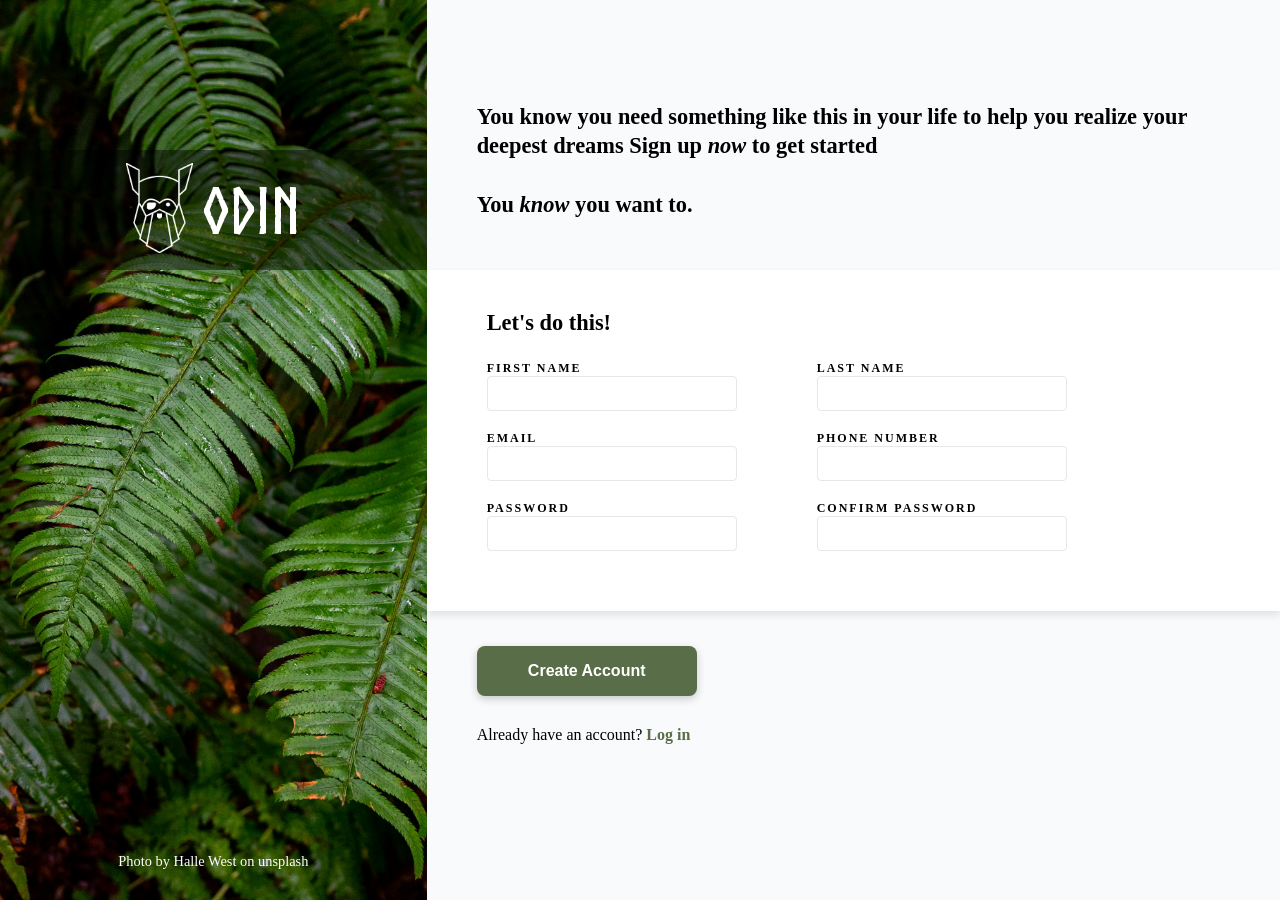
<file: index.html>
<!doctype html>
<html lang="en">
  <head>
    <meta charset="UTF-8" />
    <meta name="viewport" content="width=device-width, initial-scale=1.0" />
    <title>Sign-up-form</title>
    <link rel="stylesheet" href="style.css" />
  </head>
  <body>
    <main>
      <aside>
        <div class="logo">
          <div class="logo-image">
            <img src="odin-lined.png" alt="logo-image" />
          </div>
          <div class="logo-text">Odin</div>
        </div>
        <div class="credit">Photo by Halle West on unsplash</div>
      </aside>
      <section>
        <div class="intro">
          <p>
            You know you need something like this in your life to help you
            realize your deepest dreams Sign up <em>now</em> to get started
          </p>
          <p>You <em>know</em> you want to.</p>
        </div>
        <div class="form-container">
          <form action="">
            <h2>Let's do this!</h2>
            <div class="form-row">
              <div class="form-group">
                <label for="first-name">FIRST NAME</label>
                <input type="text" name="first-name" id="first-name" required />
              </div>
              <div class="form-group">
                <label for="last-name">LAST NAME</label>
                <input type="text" name="last-name" id="last-name" required />
              </div>
            </div>
            <div class="form-row">
              <div class="form-group">
                <label for="mail">EMAIL</label>
                <input type="email" name="mail" id="mail" required />
              </div>
              <div class="form-group">
                <label for="phone-number">PHONE NUMBER</label>
                <input
                  type="tel"
                  name="phone-number"
                  id="phone-number"
                  required
                />
              </div>
            </div>
            <div class="form-row">
              <div class="form-group">
                <label for="password">PASSWORD</label>
                <input
                  type="password"
                  name="password"
                  id="password"
                  required
                  minlength="8"
                />
              </div>
              <div class="form-group">
                <label for="confirm-password">CONFIRM PASSWORD</label>
                <input
                  type="password"
                  name="confirm-password"
                  id="confirm-password"
                  required
                  minlength="8"
                />
              </div>
            </div>
          </form>
        </div>
        <div class="footer">
          <button>Create Account</button>
          <p>Already have an account? <a href="">Log in</a></p>
        </div>
      </section>
    </main>
  </body>
</html>
</file>
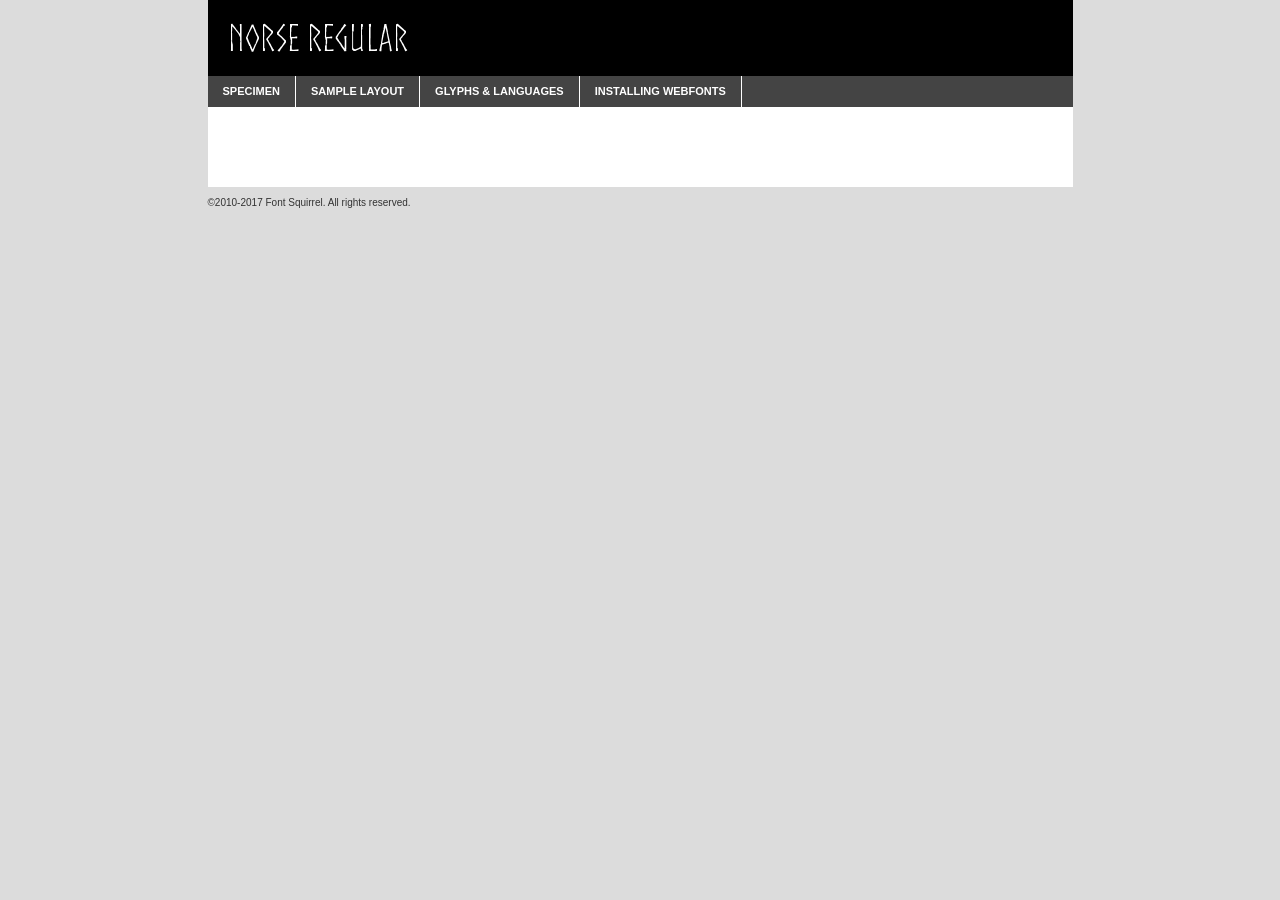
<file: fonts/norse-demo.html>
<!DOCTYPE html PUBLIC "-//W3C//DTD XHTML 1.0 Transitional//EN"
        "http://www.w3.org/TR/xhtml1/DTD/xhtml1-transitional.dtd">

<html xmlns="http://www.w3.org/1999/xhtml" xml:lang="en" lang="en">
<head>
    <meta http-equiv="Content-Type" content="text/html; charset=utf-8"/>
    <script src="http://ajax.googleapis.com/ajax/libs/jquery/1.7.2/jquery.min.js" type="text/javascript" charset="utf-8"></script>
    <script type="text/javascript">
		(function($) {
			$.fn.easyTabs = function(option) {
				var param = jQuery.extend({ fadeSpeed: 'fast', defaultContent: 1, activeClass: 'active' }, option);
				$(this).each(function() {
					var thisId = '#' + this.id;
					if ( param.defaultContent == '' )
					{
						param.defaultContent = 1;
					}
					if ( typeof param.defaultContent == 'number' )
					{
						var defaultTab = $(thisId + ' .tabs li:eq(' + (param.defaultContent - 1) + ') a').attr('href').substr(1);
					}
					else
					{
						var defaultTab = param.defaultContent;
					}
					$(thisId + ' .tabs li a').each(function() {
						var tabToHide = $(this).attr('href').substr(1);
						$('#' + tabToHide).addClass('easytabs-tab-content');
					});
					hideAll();
					changeContent(defaultTab);

					function hideAll() {$(thisId + ' .easytabs-tab-content').hide();}

					function changeContent(tabId)
					{
						hideAll();
						$(thisId + ' .tabs li').removeClass(param.activeClass);
						$(thisId + ' .tabs li a[href=#' + tabId + ']').closest('li').addClass(param.activeClass);
						if ( param.fadeSpeed != 'none' )
						{
							$(thisId + ' #' + tabId).fadeIn(param.fadeSpeed);
						}
						else
						{
							$(thisId + ' #' + tabId).show();
						}
					}

					$(thisId + ' .tabs li').click(function() {
						var tabId = $(this).find('a').attr('href').substr(1);
						changeContent(tabId);
						return false;
					});
				});
			}
		})(jQuery);
    </script>
    <link rel="stylesheet" href="specimen_files/specimen_stylesheet.css" type="text/css" charset="utf-8"/>
    <link rel="stylesheet" href="stylesheet.css" type="text/css" charset="utf-8"/>

    <style type="text/css">
        		body {
			font-family: 'norseregular';
        		}

            </style>

    <title>Norse Regular Specimen</title>


    <script type="text/javascript" charset="utf-8">
		$(document).ready(function() {
			$('#container').easyTabs({ defaultContent: 1 });
		});
    </script>
</head>

<body>
<div id="container">
    <div id="header">
		Norse Regular    </div>
    <ul class="tabs">
        <li><a href="#specimen">Specimen</a></li>
        <li><a href="#layout">Sample Layout</a></li>
                <li><a href="#glyphs">Glyphs &amp; Languages</a></li>
        <li><a href="#installing">Installing Webfonts</a></li>

    </ul>

    <div id="main_content">


        <div id="specimen">

            <div class="section">
                <div class="grid12 firstcol">
                    <div class="huge">AaBb</div>
                </div>
            </div>

            <div class="section">
                <div class="glyph_range">A&#x200B;B&#x200b;C&#x200b;D&#x200b;E&#x200b;F&#x200b;G&#x200b;H&#x200b;I&#x200b;J&#x200b;K&#x200b;L&#x200b;M&#x200b;N&#x200b;O&#x200b;P&#x200b;Q&#x200b;R&#x200b;S&#x200b;T&#x200b;U&#x200b;V&#x200b;W&#x200b;X&#x200b;Y&#x200b;Z&#x200b;a&#x200b;b&#x200b;c&#x200b;d&#x200b;e&#x200b;f&#x200b;g&#x200b;h&#x200b;i&#x200b;j&#x200b;k&#x200b;l&#x200b;m&#x200b;n&#x200b;o&#x200b;p&#x200b;q&#x200b;r&#x200b;s&#x200b;t&#x200b;u&#x200b;v&#x200b;w&#x200b;x&#x200b;y&#x200b;z&#x200b;1&#x200b;2&#x200b;3&#x200b;4&#x200b;5&#x200b;6&#x200b;7&#x200b;8&#x200b;9&#x200b;0&#x200b;&amp;&#x200b;.&#x200b;,&#x200b;?&#x200b;!&#x200b;&#64;&#x200b;(&#x200b;)&#x200b;#&#x200b;$&#x200b;%&#x200b;*&#x200b;+&#x200b;-&#x200b;=&#x200b;:&#x200b;;</div>
            </div>
            <div class="section">
                <div class="grid12 firstcol">
                    <table class="sample_table">
                        <tr>
                            <td>10</td>
                            <td class="size10">abcdefghijklmnopqrstuvwxyzABCDEFGHIJKLMNOPQRSTUVWXYZ0123456789abcdefghijklmnopqrstuvwxyzABCDEFGHIJKLMNOPQRSTUVWXYZ0123456789abcdefghijklmnopqrstuvwxyzABCDEFGHIJKLMNOPQRSTUVWXYZ</td>
                        </tr>
                        <tr>
                            <td>11</td>
                            <td class="size11">abcdefghijklmnopqrstuvwxyzABCDEFGHIJKLMNOPQRSTUVWXYZ0123456789abcdefghijklmnopqrstuvwxyzABCDEFGHIJKLMNOPQRSTUVWXYZ0123456789abcdefghijklmnopqrstuvwxyzABCDEFGHIJKLMNOPQRSTUVWXYZ</td>
                        </tr>
                        <tr>
                            <td>12</td>
                            <td class="size12">abcdefghijklmnopqrstuvwxyzABCDEFGHIJKLMNOPQRSTUVWXYZ0123456789abcdefghijklmnopqrstuvwxyzABCDEFGHIJKLMNOPQRSTUVWXYZ0123456789abcdefghijklmnopqrstuvwxyzABCDEFGHIJKLMNOPQRSTUVWXYZ</td>
                        </tr>
                        <tr>
                            <td>13</td>
                            <td class="size13">abcdefghijklmnopqrstuvwxyzABCDEFGHIJKLMNOPQRSTUVWXYZ0123456789abcdefghijklmnopqrstuvwxyzABCDEFGHIJKLMNOPQRSTUVWXYZ0123456789abcdefghijklmnopqrstuvwxyzABCDEFGHIJKLMNOPQRSTUVWXYZ</td>
                        </tr>
                        <tr>
                            <td>14</td>
                            <td class="size14">abcdefghijklmnopqrstuvwxyzABCDEFGHIJKLMNOPQRSTUVWXYZ0123456789abcdefghijklmnopqrstuvwxyzABCDEFGHIJKLMNOPQRSTUVWXYZ0123456789abcdefghijklmnopqrstuvwxyzABCDEFGHIJKLMNOPQRSTUVWXYZ</td>
                        </tr>
                        <tr>
                            <td>16</td>
                            <td class="size16">abcdefghijklmnopqrstuvwxyzABCDEFGHIJKLMNOPQRSTUVWXYZ0123456789abcdefghijklmnopqrstuvwxyzABCDEFGHIJKLMNOPQRSTUVWXYZ</td>
                        </tr>
                        <tr>
                            <td>18</td>
                            <td class="size18">abcdefghijklmnopqrstuvwxyzABCDEFGHIJKLMNOPQRSTUVWXYZ0123456789abcdefghijklmnopqrstuvwxyzABCDEFGHIJKLMNOPQRSTUVWXYZ</td>
                        </tr>
                        <tr>
                            <td>20</td>
                            <td class="size20">abcdefghijklmnopqrstuvwxyzABCDEFGHIJKLMNOPQRSTUVWXYZ0123456789abcdefghijklmnopqrstuvwxyzABCDEFGHIJKLMNOPQRSTUVWXYZ</td>
                        </tr>
                        <tr>
                            <td>24</td>
                            <td class="size24">abcdefghijklmnopqrstuvwxyzABCDEFGHIJKLMNOPQRSTUVWXYZ0123456789abcdefghijklmnopqrstuvwxyzABCDEFGHIJKLMNOPQRSTUVWXYZ</td>
                        </tr>
                        <tr>
                            <td>30</td>
                            <td class="size30">abcdefghijklmnopqrstuvwxyzABCDEFGHIJKLMNOPQRSTUVWXYZ0123456789abcdefghijklmnopqrstuvwxyzABCDEFGHIJKLMNOPQRSTUVWXYZ</td>
                        </tr>
                        <tr>
                            <td>36</td>
                            <td class="size36">abcdefghijklmnopqrstuvwxyzABCDEFGHIJKLMNOPQRSTUVWXYZ0123456789abcdefghijklmnopqrstuvwxyzABCDEFGHIJKLMNOPQRSTUVWXYZ</td>
                        </tr>
                        <tr>
                            <td>48</td>
                            <td class="size48">abcdefghijklmnopqrstuvwxyzABCDEFGHIJKLMNOPQRSTUVWXYZ0123456789abcdefghijklmnopqrstuvwxyzABCDEFGHIJKLMNOPQRSTUVWXYZ</td>
                        </tr>
                        <tr>
                            <td>60</td>
                            <td class="size60">abcdefghijklmnopqrstuvwxyzABCDEFGHIJKLMNOPQRSTUVWXYZ0123456789abcdefghijklmnopqrstuvwxyzABCDEFGHIJKLMNOPQRSTUVWXYZ</td>
                        </tr>
                        <tr>
                            <td>72</td>
                            <td class="size72">abcdefghijklmnopqrstuvwxyzABCDEFGHIJKLMNOPQRSTUVWXYZ0123456789abcdefghijklmnopqrstuvwxyzABCDEFGHIJKLMNOPQRSTUVWXYZ</td>
                        </tr>
                        <tr>
                            <td>90</td>
                            <td class="size90">abcdefghijklmnopqrstuvwxyzABCDEFGHIJKLMNOPQRSTUVWXYZ0123456789abcdefghijklmnopqrstuvwxyzABCDEFGHIJKLMNOPQRSTUVWXYZ</td>
                        </tr>
                    </table>

                </div>

            </div>


            <div class="section" id="bodycomparison">


                <div id="xheight">
                    <div class="fontbody">&#x25FC;&#x25FC;&#x25FC;&#x25FC;&#x25FC;&#x25FC;&#x25FC;&#x25FC;&#x25FC;&#x25FC;&#x25FC;&#x25FC;&#x25FC;&#x25FC;&#x25FC;&#x25FC;&#x25FC;&#x25FC;&#x25FC;&#x25FC;&#x25FC;&#x25FC;&#x25FC;&#x25FC;&#x25FC;&#x25FC;&#x25FC;&#x25FC;&#x25FC;&#x25FC;&#x25FC;&#x25FC;&#x25FC;&#x25FC;&#x25FC;&#x25FC;&#x25FC;&#x25FC;&#x25FC;&#x25FC;&#x25FC;&#x25FC;&#x25FC;&#x25FC;&#x25FC;&#x25FC;&#x25FC;&#x25FC;&#x25FC;&#x25FC;&#x25FC;&#x25FC;&#x25FC;&#x25FC;&#x25FC;&#x25FC;&#x25FC;&#x25FC;&#x25FC;&#x25FC;&#x25FC;&#x25FC;&#x25FC;&#x25FC;&#x25FC;&#x25FC;&#x25FC;&#x25FC;&#x25FC;&#x25FC;&#x25FC;&#x25FC;&#x25FC;&#x25FC;&#x25FC;&#x25FC;&#x25FC;&#x25FC;&#x25FC;&#x25FC;&#x25FC;&#x25FC;&#x25FC;&#x25FC;&#x25FC;&#x25FC;&#x25FC;&#x25FC;&#x25FC;&#x25FC;&#x25FC;&#x25FC;&#x25FC;&#x25FC;&#x25FC;&#x25FC;&#x25FC;&#x25FC;&#x25FC;body</div>
                    <div class="arialbody">body</div>
                    <div class="verdanabody">body</div>
                    <div class="georgiabody">body</div>
                </div>
                <div class="fontbody" style="z-index:1">
                    body<span>Norse Regular</span>
                </div>
                <div class="arialbody" style="z-index:1">
                    body<span>Arial</span>
                </div>
                <div class="verdanabody" style="z-index:1">
                    body<span>Verdana</span>
                </div>
                <div class="georgiabody" style="z-index:1">
                    body<span>Georgia</span>
                </div>


            </div>


            <div class="section psample psample_row1" id="">

                <div class="grid2 firstcol">
                    <p class="size10"><span>10.</span>Aenean lacinia bibendum nulla sed consectetur. Fusce dapibus, tellus ac cursus commodo, tortor mauris condimentum nibh, ut fermentum massa justo sit amet risus. Nullam id dolor id nibh ultricies vehicula ut id elit. Cum sociis natoque penatibus et magnis dis parturient montes, nascetur ridiculus mus. Nulla vitae elit libero, a pharetra augue.</p>

                </div>
                <div class="grid3">
                    <p class="size11"><span>11.</span>Aenean lacinia bibendum nulla sed consectetur. Fusce dapibus, tellus ac cursus commodo, tortor mauris condimentum nibh, ut fermentum massa justo sit amet risus. Nullam id dolor id nibh ultricies vehicula ut id elit. Cum sociis natoque penatibus et magnis dis parturient montes, nascetur ridiculus mus. Nulla vitae elit libero, a pharetra augue.</p>

                </div>
                <div class="grid3">
                    <p class="size12"><span>12.</span>Aenean lacinia bibendum nulla sed consectetur. Fusce dapibus, tellus ac cursus commodo, tortor mauris condimentum nibh, ut fermentum massa justo sit amet risus. Nullam id dolor id nibh ultricies vehicula ut id elit. Cum sociis natoque penatibus et magnis dis parturient montes, nascetur ridiculus mus. Nulla vitae elit libero, a pharetra augue.</p>

                </div>
                <div class="grid4">
                    <p class="size13"><span>13.</span>Aenean lacinia bibendum nulla sed consectetur. Fusce dapibus, tellus ac cursus commodo, tortor mauris condimentum nibh, ut fermentum massa justo sit amet risus. Nullam id dolor id nibh ultricies vehicula ut id elit. Cum sociis natoque penatibus et magnis dis parturient montes, nascetur ridiculus mus. Nulla vitae elit libero, a pharetra augue.</p>

                </div>
                <div class="white_blend"></div>

            </div>
            <div class="section psample psample_row2" id="">
                <div class="grid3 firstcol">
                    <p class="size14"><span>14.</span>Aenean lacinia bibendum nulla sed consectetur. Fusce dapibus, tellus ac cursus commodo, tortor mauris condimentum nibh, ut fermentum massa justo sit amet risus. Nullam id dolor id nibh ultricies vehicula ut id elit. Cum sociis natoque penatibus et magnis dis parturient montes, nascetur ridiculus mus. Nulla vitae elit libero, a pharetra augue.</p>

                </div>
                <div class="grid4">
                    <p class="size16"><span>16.</span>Aenean lacinia bibendum nulla sed consectetur. Fusce dapibus, tellus ac cursus commodo, tortor mauris condimentum nibh, ut fermentum massa justo sit amet risus. Nullam id dolor id nibh ultricies vehicula ut id elit. Cum sociis natoque penatibus et magnis dis parturient montes, nascetur ridiculus mus. Nulla vitae elit libero, a pharetra augue.</p>

                </div>
                <div class="grid5">
                    <p class="size18"><span>18.</span>Aenean lacinia bibendum nulla sed consectetur. Fusce dapibus, tellus ac cursus commodo, tortor mauris condimentum nibh, ut fermentum massa justo sit amet risus. Nullam id dolor id nibh ultricies vehicula ut id elit. Cum sociis natoque penatibus et magnis dis parturient montes, nascetur ridiculus mus. Nulla vitae elit libero, a pharetra augue.</p>

                </div>

                <div class="white_blend"></div>

            </div>

            <div class="section psample psample_row3" id="">
                <div class="grid5 firstcol">
                    <p class="size20"><span>20.</span>Aenean lacinia bibendum nulla sed consectetur. Fusce dapibus, tellus ac cursus commodo, tortor mauris condimentum nibh, ut fermentum massa justo sit amet risus. Nullam id dolor id nibh ultricies vehicula ut id elit. Cum sociis natoque penatibus et magnis dis parturient montes, nascetur ridiculus mus. Nulla vitae elit libero, a pharetra augue.</p>
                </div>
                <div class="grid7">
                    <p class="size24"><span>24.</span>Aenean lacinia bibendum nulla sed consectetur. Fusce dapibus, tellus ac cursus commodo, tortor mauris condimentum nibh, ut fermentum massa justo sit amet risus. Nullam id dolor id nibh ultricies vehicula ut id elit. Cum sociis natoque penatibus et magnis dis parturient montes, nascetur ridiculus mus. Nulla vitae elit libero, a pharetra augue.</p>
                </div>

                <div class="white_blend"></div>

            </div>

            <div class="section psample psample_row4" id="">
                <div class="grid12 firstcol">
                    <p class="size30"><span>30.</span>Aenean lacinia bibendum nulla sed consectetur. Fusce dapibus, tellus ac cursus commodo, tortor mauris condimentum nibh, ut fermentum massa justo sit amet risus. Nullam id dolor id nibh ultricies vehicula ut id elit. Cum sociis natoque penatibus et magnis dis parturient montes, nascetur ridiculus mus. Nulla vitae elit libero, a pharetra augue.</p>
                </div>
                <div class="white_blend"></div>

            </div>


            <div class="section psample psample_row1 fullreverse">
                <div class="grid2 firstcol">
                    <p class="size10"><span>10.</span>Aenean lacinia bibendum nulla sed consectetur. Fusce dapibus, tellus ac cursus commodo, tortor mauris condimentum nibh, ut fermentum massa justo sit amet risus. Nullam id dolor id nibh ultricies vehicula ut id elit. Cum sociis natoque penatibus et magnis dis parturient montes, nascetur ridiculus mus. Nulla vitae elit libero, a pharetra augue.</p>

                </div>
                <div class="grid3">
                    <p class="size11"><span>11.</span>Aenean lacinia bibendum nulla sed consectetur. Fusce dapibus, tellus ac cursus commodo, tortor mauris condimentum nibh, ut fermentum massa justo sit amet risus. Nullam id dolor id nibh ultricies vehicula ut id elit. Cum sociis natoque penatibus et magnis dis parturient montes, nascetur ridiculus mus. Nulla vitae elit libero, a pharetra augue.</p>

                </div>
                <div class="grid3">
                    <p class="size12"><span>12.</span>Aenean lacinia bibendum nulla sed consectetur. Fusce dapibus, tellus ac cursus commodo, tortor mauris condimentum nibh, ut fermentum massa justo sit amet risus. Nullam id dolor id nibh ultricies vehicula ut id elit. Cum sociis natoque penatibus et magnis dis parturient montes, nascetur ridiculus mus. Nulla vitae elit libero, a pharetra augue.</p>

                </div>
                <div class="grid4">
                    <p class="size13"><span>13.</span>Aenean lacinia bibendum nulla sed consectetur. Fusce dapibus, tellus ac cursus commodo, tortor mauris condimentum nibh, ut fermentum massa justo sit amet risus. Nullam id dolor id nibh ultricies vehicula ut id elit. Cum sociis natoque penatibus et magnis dis parturient montes, nascetur ridiculus mus. Nulla vitae elit libero, a pharetra augue.</p>

                </div>
                <div class="black_blend"></div>

            </div>

            <div class="section psample psample_row2 fullreverse">
                <div class="grid3 firstcol">
                    <p class="size14"><span>14.</span>Aenean lacinia bibendum nulla sed consectetur. Fusce dapibus, tellus ac cursus commodo, tortor mauris condimentum nibh, ut fermentum massa justo sit amet risus. Nullam id dolor id nibh ultricies vehicula ut id elit. Cum sociis natoque penatibus et magnis dis parturient montes, nascetur ridiculus mus. Nulla vitae elit libero, a pharetra augue.</p>

                </div>
                <div class="grid4">
                    <p class="size16"><span>16.</span>Aenean lacinia bibendum nulla sed consectetur. Fusce dapibus, tellus ac cursus commodo, tortor mauris condimentum nibh, ut fermentum massa justo sit amet risus. Nullam id dolor id nibh ultricies vehicula ut id elit. Cum sociis natoque penatibus et magnis dis parturient montes, nascetur ridiculus mus. Nulla vitae elit libero, a pharetra augue.</p>

                </div>
                <div class="grid5">
                    <p class="size18"><span>18.</span>Aenean lacinia bibendum nulla sed consectetur. Fusce dapibus, tellus ac cursus commodo, tortor mauris condimentum nibh, ut fermentum massa justo sit amet risus. Nullam id dolor id nibh ultricies vehicula ut id elit. Cum sociis natoque penatibus et magnis dis parturient montes, nascetur ridiculus mus. Nulla vitae elit libero, a pharetra augue.</p>

                </div>
                <div class="black_blend"></div>

            </div>

            <div class="section psample fullreverse psample_row3" id="">
                <div class="grid5 firstcol">
                    <p class="size20"><span>20.</span>Aenean lacinia bibendum nulla sed consectetur. Fusce dapibus, tellus ac cursus commodo, tortor mauris condimentum nibh, ut fermentum massa justo sit amet risus. Nullam id dolor id nibh ultricies vehicula ut id elit. Cum sociis natoque penatibus et magnis dis parturient montes, nascetur ridiculus mus. Nulla vitae elit libero, a pharetra augue.</p>
                </div>
                <div class="grid7">
                    <p class="size24"><span>24.</span>Aenean lacinia bibendum nulla sed consectetur. Fusce dapibus, tellus ac cursus commodo, tortor mauris condimentum nibh, ut fermentum massa justo sit amet risus. Nullam id dolor id nibh ultricies vehicula ut id elit. Cum sociis natoque penatibus et magnis dis parturient montes, nascetur ridiculus mus. Nulla vitae elit libero, a pharetra augue.</p>
                </div>

                <div class="black_blend"></div>

            </div>

            <div class="section psample fullreverse psample_row4" id="" style="border-bottom: 20px #000 solid;">
                <div class="grid12 firstcol">
                    <p class="size30"><span>30.</span>Aenean lacinia bibendum nulla sed consectetur. Fusce dapibus, tellus ac cursus commodo, tortor mauris condimentum nibh, ut fermentum massa justo sit amet risus. Nullam id dolor id nibh ultricies vehicula ut id elit. Cum sociis natoque penatibus et magnis dis parturient montes, nascetur ridiculus mus. Nulla vitae elit libero, a pharetra augue.</p>
                </div>
                <div class="black_blend"></div>

            </div>


        </div>

        <div id="layout">

            <div class="section">

                <div class="grid12 firstcol">
                    <h1>Lorem Ipsum Dolor</h1>
                    <h2>Etiam porta sem malesuada magna mollis euismod</h2>

                    <p class="byline">By <a href="#link">Aenean Lacinia</a></p>
                </div>
            </div>
            <div class="section">
                <div class="grid8 firstcol">
                    <p class="large">Donec sed odio dui. Morbi leo risus, porta ac consectetur ac, vestibulum at eros. Fusce dapibus, tellus ac cursus commodo, tortor mauris condimentum nibh, ut fermentum massa justo sit amet risus. </p>


                    <h3>Pellentesque ornare sem</h3>

                    <p>Maecenas sed diam eget risus varius blandit sit amet non magna. Maecenas faucibus mollis interdum. Donec ullamcorper nulla non metus auctor fringilla. Nullam id dolor id nibh ultricies vehicula ut id elit. Nullam id dolor id nibh ultricies vehicula ut id elit. </p>

                    <p>Aenean eu leo quam. Pellentesque ornare sem lacinia quam venenatis vestibulum. Lorem ipsum dolor sit amet, consectetur adipiscing elit. Cum sociis natoque penatibus et magnis dis parturient montes, nascetur ridiculus mus. </p>

                    <p>Nulla vitae elit libero, a pharetra augue. Praesent commodo cursus magna, vel scelerisque nisl consectetur et. Aenean lacinia bibendum nulla sed consectetur. </p>

                    <p>Nullam quis risus eget urna mollis ornare vel eu leo. Nullam quis risus eget urna mollis ornare vel eu leo. Maecenas sed diam eget risus varius blandit sit amet non magna. Donec ullamcorper nulla non metus auctor fringilla. </p>

                    <h3>Cras mattis consectetur</h3>

                    <p>Aenean eu leo quam. Pellentesque ornare sem lacinia quam venenatis vestibulum. Aenean lacinia bibendum nulla sed consectetur. Integer posuere erat a ante venenatis dapibus posuere velit aliquet. Cras mattis consectetur purus sit amet fermentum. </p>

                    <p>Nullam id dolor id nibh ultricies vehicula ut id elit. Nullam quis risus eget urna mollis ornare vel eu leo. Cras mattis consectetur purus sit amet fermentum.</p>
                </div>

                <div class="grid4 sidebar">

                    <div class="box reverse">
                        <p class="last">Nullam quis risus eget urna mollis ornare vel eu leo. Donec ullamcorper nulla non metus auctor fringilla. Cras mattis consectetur purus sit amet fermentum. Sed posuere consectetur est at lobortis. Lorem ipsum dolor sit amet, consectetur adipiscing elit. </p>
                    </div>

                    <p class="caption">Maecenas sed diam eget risus varius.</p>

                    <p>Vestibulum id ligula porta felis euismod semper. Integer posuere erat a ante venenatis dapibus posuere velit aliquet. Vestibulum id ligula porta felis euismod semper. Sed posuere consectetur est at lobortis. Maecenas sed diam eget risus varius blandit sit amet non magna. Fusce dapibus, tellus ac cursus commodo, tortor mauris condimentum nibh, ut fermentum massa justo sit amet risus. </p>


                    <p>Duis mollis, est non commodo luctus, nisi erat porttitor ligula, eget lacinia odio sem nec elit. Aenean lacinia bibendum nulla sed consectetur. Vivamus sagittis lacus vel augue laoreet rutrum faucibus dolor auctor. Aenean lacinia bibendum nulla sed consectetur. Nullam quis risus eget urna mollis ornare vel eu leo. </p>

                    <p>Praesent commodo cursus magna, vel scelerisque nisl consectetur et. Donec ullamcorper nulla non metus auctor fringilla. Maecenas faucibus mollis interdum. Fusce dapibus, tellus ac cursus commodo, tortor mauris condimentum nibh, ut fermentum massa justo sit amet risus. </p>

                </div>
            </div>

        </div>


		

        <div id="glyphs">
            <div class="section">
                <div class="grid12 firstcol">

                    <h1>Language Support</h1>
                    <p>The subset of Norse Regular in this kit supports the following languages:<br/>

						Afrikaans, Albanian, Basque, Belarusian_lacinka, Bosnian, Breton, Catalan, Chamorro, Chichewa_nyanja, Croatian, Czech, Danish, Dutch, English, Esperanto, Estonian, Faroese, Finnish, French, Frisian, Galician, German, Hungarian, Icelandic, Italian, Latvian, Lithuanian, Malagasy, Maltese, Norwegian, Polish, Portuguese, Serbian, Slovak, Slovenian, Spanish, Turkish, Welsh, Alsatian, Aragonese, Arapaho, Aromanian, Arrernte, Asturian, Aymara, Bislama, Cebuano, Cheyenne, Cimbrian, Corsican, Fijian, French_creole, Friulian, Genoese, Gilbertese, Greenlandic, Haitian_creole, Hawaiian, Hiligaynon, Hmong, Hopi, Ibanag, Iloko_ilokano, Indonesian, Interglossa_glosa, Interlingua, Irish_gaelic, Istro-romanian, Jerriais, Kashubian, Kurdish_kurmanji, Ladin, Lojban, Lombard, Low_saxon, Luxembourgeois, Malay_latinized, Manx, Maori, Megleno-romanian, Mohawk, Nahuatl, Norfolk_pitcairnese, Northern_sotho, Occitan, Oromo, Pangasinan, Papiamento, Piedmontese, Potawatomi, Quechua, Rhaeto-romance, Romansh, Rotokas, Sami_lule, Samoan, Sardinian, Scots_gaelic, Seychelles_creole, Shona, Sicilian, Somali, Southern_ndebele, Southern_sotho, Swahili, Swati_swazi, Tagalog_filipino_pilipino, Tahitian, Tausug, Tetum, Tok_pisin, Tongan, Tswana, Turkmen, Turkmen_latinized, Tuvaluan, Uyghur_latinized, Veps, Volapuk, Votic_latinized, Walloon, Warlpiri, Xhosa, Yapese, Zulu, Latinbasic, Ubasic, Demo                    </p>
                    <h1>Glyph Chart</h1>
                    <p>The subset of Norse Regular in this kit includes all the glyphs listed below. Unicode entities are included above each glyph to help you insert individual characters into your layout.</p>
                    <div id="glyph_chart">

						                            																				                                <div><p>&amp;#13;</p>&#13;</div>
																				                                <div><p>&amp;#32;</p>&#32;</div>
																				                                <div><p>&amp;#33;</p>&#33;</div>
																				                                <div><p>&amp;#34;</p>&#34;</div>
																				                                <div><p>&amp;#35;</p>&#35;</div>
																				                                <div><p>&amp;#36;</p>&#36;</div>
																				                                <div><p>&amp;#37;</p>&#37;</div>
																				                                <div><p>&amp;#38;</p>&#38;</div>
																				                                <div><p>&amp;#39;</p>&#39;</div>
																				                                <div><p>&amp;#40;</p>&#40;</div>
																				                                <div><p>&amp;#41;</p>&#41;</div>
																				                                <div><p>&amp;#42;</p>&#42;</div>
																				                                <div><p>&amp;#43;</p>&#43;</div>
																				                                <div><p>&amp;#44;</p>&#44;</div>
																				                                <div><p>&amp;#45;</p>&#45;</div>
																				                                <div><p>&amp;#46;</p>&#46;</div>
																				                                <div><p>&amp;#47;</p>&#47;</div>
																				                                <div><p>&amp;#48;</p>&#48;</div>
																				                                <div><p>&amp;#49;</p>&#49;</div>
																				                                <div><p>&amp;#50;</p>&#50;</div>
																				                                <div><p>&amp;#51;</p>&#51;</div>
																				                                <div><p>&amp;#52;</p>&#52;</div>
																				                                <div><p>&amp;#53;</p>&#53;</div>
																				                                <div><p>&amp;#54;</p>&#54;</div>
																				                                <div><p>&amp;#55;</p>&#55;</div>
																				                                <div><p>&amp;#56;</p>&#56;</div>
																				                                <div><p>&amp;#57;</p>&#57;</div>
																				                                <div><p>&amp;#58;</p>&#58;</div>
																				                                <div><p>&amp;#59;</p>&#59;</div>
																				                                <div><p>&amp;#60;</p>&#60;</div>
																				                                <div><p>&amp;#61;</p>&#61;</div>
																				                                <div><p>&amp;#62;</p>&#62;</div>
																				                                <div><p>&amp;#63;</p>&#63;</div>
																				                                <div><p>&amp;#64;</p>&#64;</div>
																				                                <div><p>&amp;#65;</p>&#65;</div>
																				                                <div><p>&amp;#66;</p>&#66;</div>
																				                                <div><p>&amp;#67;</p>&#67;</div>
																				                                <div><p>&amp;#68;</p>&#68;</div>
																				                                <div><p>&amp;#69;</p>&#69;</div>
																				                                <div><p>&amp;#70;</p>&#70;</div>
																				                                <div><p>&amp;#71;</p>&#71;</div>
																				                                <div><p>&amp;#72;</p>&#72;</div>
																				                                <div><p>&amp;#73;</p>&#73;</div>
																				                                <div><p>&amp;#74;</p>&#74;</div>
																				                                <div><p>&amp;#75;</p>&#75;</div>
																				                                <div><p>&amp;#76;</p>&#76;</div>
																				                                <div><p>&amp;#77;</p>&#77;</div>
																				                                <div><p>&amp;#78;</p>&#78;</div>
																				                                <div><p>&amp;#79;</p>&#79;</div>
																				                                <div><p>&amp;#80;</p>&#80;</div>
																				                                <div><p>&amp;#81;</p>&#81;</div>
																				                                <div><p>&amp;#82;</p>&#82;</div>
																				                                <div><p>&amp;#83;</p>&#83;</div>
																				                                <div><p>&amp;#84;</p>&#84;</div>
																				                                <div><p>&amp;#85;</p>&#85;</div>
																				                                <div><p>&amp;#86;</p>&#86;</div>
																				                                <div><p>&amp;#87;</p>&#87;</div>
																				                                <div><p>&amp;#88;</p>&#88;</div>
																				                                <div><p>&amp;#89;</p>&#89;</div>
																				                                <div><p>&amp;#90;</p>&#90;</div>
																				                                <div><p>&amp;#91;</p>&#91;</div>
																				                                <div><p>&amp;#92;</p>&#92;</div>
																				                                <div><p>&amp;#93;</p>&#93;</div>
																				                                <div><p>&amp;#94;</p>&#94;</div>
																				                                <div><p>&amp;#95;</p>&#95;</div>
																				                                <div><p>&amp;#96;</p>&#96;</div>
																				                                <div><p>&amp;#97;</p>&#97;</div>
																				                                <div><p>&amp;#98;</p>&#98;</div>
																				                                <div><p>&amp;#99;</p>&#99;</div>
																				                                <div><p>&amp;#100;</p>&#100;</div>
																				                                <div><p>&amp;#101;</p>&#101;</div>
																				                                <div><p>&amp;#102;</p>&#102;</div>
																				                                <div><p>&amp;#103;</p>&#103;</div>
																				                                <div><p>&amp;#104;</p>&#104;</div>
																				                                <div><p>&amp;#105;</p>&#105;</div>
																				                                <div><p>&amp;#106;</p>&#106;</div>
																				                                <div><p>&amp;#107;</p>&#107;</div>
																				                                <div><p>&amp;#108;</p>&#108;</div>
																				                                <div><p>&amp;#109;</p>&#109;</div>
																				                                <div><p>&amp;#110;</p>&#110;</div>
																				                                <div><p>&amp;#111;</p>&#111;</div>
																				                                <div><p>&amp;#112;</p>&#112;</div>
																				                                <div><p>&amp;#113;</p>&#113;</div>
																				                                <div><p>&amp;#114;</p>&#114;</div>
																				                                <div><p>&amp;#115;</p>&#115;</div>
																				                                <div><p>&amp;#116;</p>&#116;</div>
																				                                <div><p>&amp;#117;</p>&#117;</div>
																				                                <div><p>&amp;#118;</p>&#118;</div>
																				                                <div><p>&amp;#119;</p>&#119;</div>
																				                                <div><p>&amp;#120;</p>&#120;</div>
																				                                <div><p>&amp;#121;</p>&#121;</div>
																				                                <div><p>&amp;#122;</p>&#122;</div>
																				                                <div><p>&amp;#123;</p>&#123;</div>
																				                                <div><p>&amp;#124;</p>&#124;</div>
																				                                <div><p>&amp;#125;</p>&#125;</div>
																				                                <div><p>&amp;#126;</p>&#126;</div>
																				                                <div><p>&amp;#160;</p>&#160;</div>
																				                                <div><p>&amp;#161;</p>&#161;</div>
																				                                <div><p>&amp;#162;</p>&#162;</div>
																				                                <div><p>&amp;#163;</p>&#163;</div>
																				                                <div><p>&amp;#164;</p>&#164;</div>
																				                                <div><p>&amp;#165;</p>&#165;</div>
																				                                <div><p>&amp;#166;</p>&#166;</div>
																				                                <div><p>&amp;#167;</p>&#167;</div>
																				                                <div><p>&amp;#168;</p>&#168;</div>
																				                                <div><p>&amp;#169;</p>&#169;</div>
																				                                <div><p>&amp;#170;</p>&#170;</div>
																				                                <div><p>&amp;#171;</p>&#171;</div>
																				                                <div><p>&amp;#172;</p>&#172;</div>
																				                                <div><p>&amp;#173;</p>&#173;</div>
																				                                <div><p>&amp;#174;</p>&#174;</div>
																				                                <div><p>&amp;#175;</p>&#175;</div>
																				                                <div><p>&amp;#176;</p>&#176;</div>
																				                                <div><p>&amp;#177;</p>&#177;</div>
																				                                <div><p>&amp;#178;</p>&#178;</div>
																				                                <div><p>&amp;#179;</p>&#179;</div>
																				                                <div><p>&amp;#180;</p>&#180;</div>
																				                                <div><p>&amp;#181;</p>&#181;</div>
																				                                <div><p>&amp;#182;</p>&#182;</div>
																				                                <div><p>&amp;#183;</p>&#183;</div>
																				                                <div><p>&amp;#184;</p>&#184;</div>
																				                                <div><p>&amp;#185;</p>&#185;</div>
																				                                <div><p>&amp;#186;</p>&#186;</div>
																				                                <div><p>&amp;#187;</p>&#187;</div>
																				                                <div><p>&amp;#188;</p>&#188;</div>
																				                                <div><p>&amp;#189;</p>&#189;</div>
																				                                <div><p>&amp;#190;</p>&#190;</div>
																				                                <div><p>&amp;#191;</p>&#191;</div>
																				                                <div><p>&amp;#192;</p>&#192;</div>
																				                                <div><p>&amp;#193;</p>&#193;</div>
																				                                <div><p>&amp;#194;</p>&#194;</div>
																				                                <div><p>&amp;#195;</p>&#195;</div>
																				                                <div><p>&amp;#196;</p>&#196;</div>
																				                                <div><p>&amp;#197;</p>&#197;</div>
																				                                <div><p>&amp;#198;</p>&#198;</div>
																				                                <div><p>&amp;#199;</p>&#199;</div>
																				                                <div><p>&amp;#200;</p>&#200;</div>
																				                                <div><p>&amp;#201;</p>&#201;</div>
																				                                <div><p>&amp;#202;</p>&#202;</div>
																				                                <div><p>&amp;#203;</p>&#203;</div>
																				                                <div><p>&amp;#204;</p>&#204;</div>
																				                                <div><p>&amp;#205;</p>&#205;</div>
																				                                <div><p>&amp;#206;</p>&#206;</div>
																				                                <div><p>&amp;#207;</p>&#207;</div>
																				                                <div><p>&amp;#208;</p>&#208;</div>
																				                                <div><p>&amp;#209;</p>&#209;</div>
																				                                <div><p>&amp;#210;</p>&#210;</div>
																				                                <div><p>&amp;#211;</p>&#211;</div>
																				                                <div><p>&amp;#212;</p>&#212;</div>
																				                                <div><p>&amp;#213;</p>&#213;</div>
																				                                <div><p>&amp;#214;</p>&#214;</div>
																				                                <div><p>&amp;#215;</p>&#215;</div>
																				                                <div><p>&amp;#216;</p>&#216;</div>
																				                                <div><p>&amp;#217;</p>&#217;</div>
																				                                <div><p>&amp;#218;</p>&#218;</div>
																				                                <div><p>&amp;#219;</p>&#219;</div>
																				                                <div><p>&amp;#220;</p>&#220;</div>
																				                                <div><p>&amp;#221;</p>&#221;</div>
																				                                <div><p>&amp;#222;</p>&#222;</div>
																				                                <div><p>&amp;#223;</p>&#223;</div>
																				                                <div><p>&amp;#224;</p>&#224;</div>
																				                                <div><p>&amp;#225;</p>&#225;</div>
																				                                <div><p>&amp;#226;</p>&#226;</div>
																				                                <div><p>&amp;#227;</p>&#227;</div>
																				                                <div><p>&amp;#228;</p>&#228;</div>
																				                                <div><p>&amp;#229;</p>&#229;</div>
																				                                <div><p>&amp;#230;</p>&#230;</div>
																				                                <div><p>&amp;#231;</p>&#231;</div>
																				                                <div><p>&amp;#232;</p>&#232;</div>
																				                                <div><p>&amp;#233;</p>&#233;</div>
																				                                <div><p>&amp;#234;</p>&#234;</div>
																				                                <div><p>&amp;#235;</p>&#235;</div>
																				                                <div><p>&amp;#236;</p>&#236;</div>
																				                                <div><p>&amp;#237;</p>&#237;</div>
																				                                <div><p>&amp;#238;</p>&#238;</div>
																				                                <div><p>&amp;#239;</p>&#239;</div>
																				                                <div><p>&amp;#240;</p>&#240;</div>
																				                                <div><p>&amp;#241;</p>&#241;</div>
																				                                <div><p>&amp;#242;</p>&#242;</div>
																				                                <div><p>&amp;#243;</p>&#243;</div>
																				                                <div><p>&amp;#244;</p>&#244;</div>
																				                                <div><p>&amp;#245;</p>&#245;</div>
																				                                <div><p>&amp;#246;</p>&#246;</div>
																				                                <div><p>&amp;#247;</p>&#247;</div>
																				                                <div><p>&amp;#248;</p>&#248;</div>
																				                                <div><p>&amp;#249;</p>&#249;</div>
																				                                <div><p>&amp;#250;</p>&#250;</div>
																				                                <div><p>&amp;#251;</p>&#251;</div>
																				                                <div><p>&amp;#252;</p>&#252;</div>
																				                                <div><p>&amp;#253;</p>&#253;</div>
																				                                <div><p>&amp;#254;</p>&#254;</div>
																				                                <div><p>&amp;#255;</p>&#255;</div>
																				                                <div><p>&amp;#256;</p>&#256;</div>
																				                                <div><p>&amp;#257;</p>&#257;</div>
																				                                <div><p>&amp;#258;</p>&#258;</div>
																				                                <div><p>&amp;#259;</p>&#259;</div>
																				                                <div><p>&amp;#260;</p>&#260;</div>
																				                                <div><p>&amp;#261;</p>&#261;</div>
																				                                <div><p>&amp;#262;</p>&#262;</div>
																				                                <div><p>&amp;#263;</p>&#263;</div>
																				                                <div><p>&amp;#264;</p>&#264;</div>
																				                                <div><p>&amp;#265;</p>&#265;</div>
																				                                <div><p>&amp;#266;</p>&#266;</div>
																				                                <div><p>&amp;#267;</p>&#267;</div>
																				                                <div><p>&amp;#268;</p>&#268;</div>
																				                                <div><p>&amp;#269;</p>&#269;</div>
																				                                <div><p>&amp;#270;</p>&#270;</div>
																				                                <div><p>&amp;#271;</p>&#271;</div>
																				                                <div><p>&amp;#272;</p>&#272;</div>
																				                                <div><p>&amp;#273;</p>&#273;</div>
																				                                <div><p>&amp;#274;</p>&#274;</div>
																				                                <div><p>&amp;#275;</p>&#275;</div>
																				                                <div><p>&amp;#276;</p>&#276;</div>
																				                                <div><p>&amp;#277;</p>&#277;</div>
																				                                <div><p>&amp;#278;</p>&#278;</div>
																				                                <div><p>&amp;#279;</p>&#279;</div>
																				                                <div><p>&amp;#280;</p>&#280;</div>
																				                                <div><p>&amp;#281;</p>&#281;</div>
																				                                <div><p>&amp;#282;</p>&#282;</div>
																				                                <div><p>&amp;#283;</p>&#283;</div>
																				                                <div><p>&amp;#284;</p>&#284;</div>
																				                                <div><p>&amp;#285;</p>&#285;</div>
																				                                <div><p>&amp;#286;</p>&#286;</div>
																				                                <div><p>&amp;#287;</p>&#287;</div>
																				                                <div><p>&amp;#288;</p>&#288;</div>
																				                                <div><p>&amp;#289;</p>&#289;</div>
																				                                <div><p>&amp;#290;</p>&#290;</div>
																				                                <div><p>&amp;#291;</p>&#291;</div>
																				                                <div><p>&amp;#292;</p>&#292;</div>
																				                                <div><p>&amp;#293;</p>&#293;</div>
																				                                <div><p>&amp;#294;</p>&#294;</div>
																				                                <div><p>&amp;#295;</p>&#295;</div>
																				                                <div><p>&amp;#296;</p>&#296;</div>
																				                                <div><p>&amp;#297;</p>&#297;</div>
																				                                <div><p>&amp;#298;</p>&#298;</div>
																				                                <div><p>&amp;#299;</p>&#299;</div>
																				                                <div><p>&amp;#300;</p>&#300;</div>
																				                                <div><p>&amp;#301;</p>&#301;</div>
																				                                <div><p>&amp;#302;</p>&#302;</div>
																				                                <div><p>&amp;#303;</p>&#303;</div>
																				                                <div><p>&amp;#304;</p>&#304;</div>
																				                                <div><p>&amp;#305;</p>&#305;</div>
																				                                <div><p>&amp;#306;</p>&#306;</div>
																				                                <div><p>&amp;#307;</p>&#307;</div>
																				                                <div><p>&amp;#308;</p>&#308;</div>
																				                                <div><p>&amp;#309;</p>&#309;</div>
																				                                <div><p>&amp;#310;</p>&#310;</div>
																				                                <div><p>&amp;#311;</p>&#311;</div>
																				                                <div><p>&amp;#313;</p>&#313;</div>
																				                                <div><p>&amp;#314;</p>&#314;</div>
																				                                <div><p>&amp;#315;</p>&#315;</div>
																				                                <div><p>&amp;#316;</p>&#316;</div>
																				                                <div><p>&amp;#317;</p>&#317;</div>
																				                                <div><p>&amp;#318;</p>&#318;</div>
																				                                <div><p>&amp;#319;</p>&#319;</div>
																				                                <div><p>&amp;#320;</p>&#320;</div>
																				                                <div><p>&amp;#321;</p>&#321;</div>
																				                                <div><p>&amp;#322;</p>&#322;</div>
																				                                <div><p>&amp;#323;</p>&#323;</div>
																				                                <div><p>&amp;#324;</p>&#324;</div>
																				                                <div><p>&amp;#325;</p>&#325;</div>
																				                                <div><p>&amp;#326;</p>&#326;</div>
																				                                <div><p>&amp;#327;</p>&#327;</div>
																				                                <div><p>&amp;#328;</p>&#328;</div>
																				                                <div><p>&amp;#329;</p>&#329;</div>
																				                                <div><p>&amp;#332;</p>&#332;</div>
																				                                <div><p>&amp;#333;</p>&#333;</div>
																				                                <div><p>&amp;#334;</p>&#334;</div>
																				                                <div><p>&amp;#335;</p>&#335;</div>
																				                                <div><p>&amp;#336;</p>&#336;</div>
																				                                <div><p>&amp;#337;</p>&#337;</div>
																				                                <div><p>&amp;#338;</p>&#338;</div>
																				                                <div><p>&amp;#339;</p>&#339;</div>
																				                                <div><p>&amp;#340;</p>&#340;</div>
																				                                <div><p>&amp;#341;</p>&#341;</div>
																				                                <div><p>&amp;#342;</p>&#342;</div>
																				                                <div><p>&amp;#343;</p>&#343;</div>
																				                                <div><p>&amp;#344;</p>&#344;</div>
																				                                <div><p>&amp;#345;</p>&#345;</div>
																				                                <div><p>&amp;#346;</p>&#346;</div>
																				                                <div><p>&amp;#347;</p>&#347;</div>
																				                                <div><p>&amp;#348;</p>&#348;</div>
																				                                <div><p>&amp;#349;</p>&#349;</div>
																				                                <div><p>&amp;#350;</p>&#350;</div>
																				                                <div><p>&amp;#351;</p>&#351;</div>
																				                                <div><p>&amp;#352;</p>&#352;</div>
																				                                <div><p>&amp;#353;</p>&#353;</div>
																				                                <div><p>&amp;#354;</p>&#354;</div>
																				                                <div><p>&amp;#355;</p>&#355;</div>
																				                                <div><p>&amp;#356;</p>&#356;</div>
																				                                <div><p>&amp;#357;</p>&#357;</div>
																				                                <div><p>&amp;#358;</p>&#358;</div>
																				                                <div><p>&amp;#359;</p>&#359;</div>
																				                                <div><p>&amp;#360;</p>&#360;</div>
																				                                <div><p>&amp;#361;</p>&#361;</div>
																				                                <div><p>&amp;#362;</p>&#362;</div>
																				                                <div><p>&amp;#363;</p>&#363;</div>
																				                                <div><p>&amp;#364;</p>&#364;</div>
																				                                <div><p>&amp;#365;</p>&#365;</div>
																				                                <div><p>&amp;#366;</p>&#366;</div>
																				                                <div><p>&amp;#367;</p>&#367;</div>
																				                                <div><p>&amp;#368;</p>&#368;</div>
																				                                <div><p>&amp;#369;</p>&#369;</div>
																				                                <div><p>&amp;#370;</p>&#370;</div>
																				                                <div><p>&amp;#371;</p>&#371;</div>
																				                                <div><p>&amp;#372;</p>&#372;</div>
																				                                <div><p>&amp;#373;</p>&#373;</div>
																				                                <div><p>&amp;#374;</p>&#374;</div>
																				                                <div><p>&amp;#375;</p>&#375;</div>
																				                                <div><p>&amp;#376;</p>&#376;</div>
																				                                <div><p>&amp;#377;</p>&#377;</div>
																				                                <div><p>&amp;#378;</p>&#378;</div>
																				                                <div><p>&amp;#379;</p>&#379;</div>
																				                                <div><p>&amp;#380;</p>&#380;</div>
																				                                <div><p>&amp;#381;</p>&#381;</div>
																				                                <div><p>&amp;#382;</p>&#382;</div>
																				                                <div><p>&amp;#402;</p>&#402;</div>
																				                                <div><p>&amp;#508;</p>&#508;</div>
																				                                <div><p>&amp;#509;</p>&#509;</div>
																				                                <div><p>&amp;#510;</p>&#510;</div>
																				                                <div><p>&amp;#511;</p>&#511;</div>
																				                                <div><p>&amp;#536;</p>&#536;</div>
																				                                <div><p>&amp;#537;</p>&#537;</div>
																				                                <div><p>&amp;#710;</p>&#710;</div>
																				                                <div><p>&amp;#711;</p>&#711;</div>
																				                                <div><p>&amp;#728;</p>&#728;</div>
																				                                <div><p>&amp;#729;</p>&#729;</div>
																				                                <div><p>&amp;#730;</p>&#730;</div>
																				                                <div><p>&amp;#731;</p>&#731;</div>
																				                                <div><p>&amp;#732;</p>&#732;</div>
																				                                <div><p>&amp;#733;</p>&#733;</div>
																				                                <div><p>&amp;#5792;</p>&#5792;</div>
																				                                <div><p>&amp;#5793;</p>&#5793;</div>
																				                                <div><p>&amp;#5794;</p>&#5794;</div>
																				                                <div><p>&amp;#5795;</p>&#5795;</div>
																				                                <div><p>&amp;#5796;</p>&#5796;</div>
																				                                <div><p>&amp;#5797;</p>&#5797;</div>
																				                                <div><p>&amp;#5798;</p>&#5798;</div>
																				                                <div><p>&amp;#5799;</p>&#5799;</div>
																				                                <div><p>&amp;#5800;</p>&#5800;</div>
																				                                <div><p>&amp;#5801;</p>&#5801;</div>
																				                                <div><p>&amp;#5802;</p>&#5802;</div>
																				                                <div><p>&amp;#5803;</p>&#5803;</div>
																				                                <div><p>&amp;#5804;</p>&#5804;</div>
																				                                <div><p>&amp;#5805;</p>&#5805;</div>
																				                                <div><p>&amp;#5806;</p>&#5806;</div>
																				                                <div><p>&amp;#5807;</p>&#5807;</div>
																				                                <div><p>&amp;#5808;</p>&#5808;</div>
																				                                <div><p>&amp;#5809;</p>&#5809;</div>
																				                                <div><p>&amp;#5810;</p>&#5810;</div>
																				                                <div><p>&amp;#5811;</p>&#5811;</div>
																				                                <div><p>&amp;#5812;</p>&#5812;</div>
																				                                <div><p>&amp;#5813;</p>&#5813;</div>
																				                                <div><p>&amp;#5814;</p>&#5814;</div>
																				                                <div><p>&amp;#5815;</p>&#5815;</div>
																				                                <div><p>&amp;#5816;</p>&#5816;</div>
																				                                <div><p>&amp;#5817;</p>&#5817;</div>
																				                                <div><p>&amp;#5818;</p>&#5818;</div>
																				                                <div><p>&amp;#5819;</p>&#5819;</div>
																				                                <div><p>&amp;#5820;</p>&#5820;</div>
																				                                <div><p>&amp;#5821;</p>&#5821;</div>
																				                                <div><p>&amp;#5822;</p>&#5822;</div>
																				                                <div><p>&amp;#5823;</p>&#5823;</div>
																				                                <div><p>&amp;#5824;</p>&#5824;</div>
																				                                <div><p>&amp;#5825;</p>&#5825;</div>
																				                                <div><p>&amp;#5826;</p>&#5826;</div>
																				                                <div><p>&amp;#5827;</p>&#5827;</div>
																				                                <div><p>&amp;#5828;</p>&#5828;</div>
																				                                <div><p>&amp;#5829;</p>&#5829;</div>
																				                                <div><p>&amp;#5830;</p>&#5830;</div>
																				                                <div><p>&amp;#5831;</p>&#5831;</div>
																				                                <div><p>&amp;#5832;</p>&#5832;</div>
																				                                <div><p>&amp;#5833;</p>&#5833;</div>
																				                                <div><p>&amp;#5834;</p>&#5834;</div>
																				                                <div><p>&amp;#5835;</p>&#5835;</div>
																				                                <div><p>&amp;#5836;</p>&#5836;</div>
																				                                <div><p>&amp;#5837;</p>&#5837;</div>
																				                                <div><p>&amp;#5838;</p>&#5838;</div>
																				                                <div><p>&amp;#5839;</p>&#5839;</div>
																				                                <div><p>&amp;#5840;</p>&#5840;</div>
																				                                <div><p>&amp;#5841;</p>&#5841;</div>
																				                                <div><p>&amp;#5842;</p>&#5842;</div>
																				                                <div><p>&amp;#5843;</p>&#5843;</div>
																				                                <div><p>&amp;#5844;</p>&#5844;</div>
																				                                <div><p>&amp;#5845;</p>&#5845;</div>
																				                                <div><p>&amp;#5846;</p>&#5846;</div>
																				                                <div><p>&amp;#5847;</p>&#5847;</div>
																				                                <div><p>&amp;#5848;</p>&#5848;</div>
																				                                <div><p>&amp;#5849;</p>&#5849;</div>
																				                                <div><p>&amp;#5850;</p>&#5850;</div>
																				                                <div><p>&amp;#5851;</p>&#5851;</div>
																				                                <div><p>&amp;#5852;</p>&#5852;</div>
																				                                <div><p>&amp;#5853;</p>&#5853;</div>
																				                                <div><p>&amp;#5854;</p>&#5854;</div>
																				                                <div><p>&amp;#5855;</p>&#5855;</div>
																				                                <div><p>&amp;#5856;</p>&#5856;</div>
																				                                <div><p>&amp;#5857;</p>&#5857;</div>
																				                                <div><p>&amp;#5858;</p>&#5858;</div>
																				                                <div><p>&amp;#5859;</p>&#5859;</div>
																				                                <div><p>&amp;#5860;</p>&#5860;</div>
																				                                <div><p>&amp;#5861;</p>&#5861;</div>
																				                                <div><p>&amp;#5862;</p>&#5862;</div>
																				                                <div><p>&amp;#5863;</p>&#5863;</div>
																				                                <div><p>&amp;#5864;</p>&#5864;</div>
																				                                <div><p>&amp;#5865;</p>&#5865;</div>
																				                                <div><p>&amp;#5866;</p>&#5866;</div>
																				                                <div><p>&amp;#5867;</p>&#5867;</div>
																				                                <div><p>&amp;#5868;</p>&#5868;</div>
																				                                <div><p>&amp;#5869;</p>&#5869;</div>
																				                                <div><p>&amp;#5870;</p>&#5870;</div>
																				                                <div><p>&amp;#5871;</p>&#5871;</div>
																				                                <div><p>&amp;#5872;</p>&#5872;</div>
																				                                <div><p>&amp;#7808;</p>&#7808;</div>
																				                                <div><p>&amp;#7809;</p>&#7809;</div>
																				                                <div><p>&amp;#7810;</p>&#7810;</div>
																				                                <div><p>&amp;#7811;</p>&#7811;</div>
																				                                <div><p>&amp;#7812;</p>&#7812;</div>
																				                                <div><p>&amp;#7813;</p>&#7813;</div>
																				                                <div><p>&amp;#7922;</p>&#7922;</div>
																				                                <div><p>&amp;#7923;</p>&#7923;</div>
																				                                <div><p>&amp;#8211;</p>&#8211;</div>
																				                                <div><p>&amp;#8212;</p>&#8212;</div>
																				                                <div><p>&amp;#8216;</p>&#8216;</div>
																				                                <div><p>&amp;#8217;</p>&#8217;</div>
																				                                <div><p>&amp;#8218;</p>&#8218;</div>
																				                                <div><p>&amp;#8220;</p>&#8220;</div>
																				                                <div><p>&amp;#8221;</p>&#8221;</div>
																				                                <div><p>&amp;#8222;</p>&#8222;</div>
																				                                <div><p>&amp;#8224;</p>&#8224;</div>
																				                                <div><p>&amp;#8225;</p>&#8225;</div>
																				                                <div><p>&amp;#8226;</p>&#8226;</div>
																				                                <div><p>&amp;#8230;</p>&#8230;</div>
																				                                <div><p>&amp;#8240;</p>&#8240;</div>
																				                                <div><p>&amp;#8249;</p>&#8249;</div>
																				                                <div><p>&amp;#8250;</p>&#8250;</div>
																				                                <div><p>&amp;#8260;</p>&#8260;</div>
																				                                <div><p>&amp;#8364;</p>&#8364;</div>
																				                                <div><p>&amp;#8482;</p>&#8482;</div>
																				                                <div><p>&amp;#8722;</p>&#8722;</div>
																				                                <div><p>&amp;#9724;</p>&#9724;</div>
																				                                <div><p>&amp;#63171;</p>&#63171;</div>
																				                                <div><p>&amp;#64257;</p>&#64257;</div>
																				                                <div><p>&amp;#64258;</p>&#64258;</div>
																																																										                    </div>
                </div>


            </div>
        </div>


        <div id="specs">

        </div>

        <div id="installing">
            <div class="section">
                <div class="grid7 firstcol">
                    <h1>Installing Webfonts</h1>

                    <p>Webfonts are supported by all major browser platforms but not all in the same way. There are currently four different font formats that must be included in order to target all browsers. This includes TTF, WOFF, EOT and SVG.</p>

                    <h2>1. Upload your webfonts</h2>
                    <p>You must upload your webfont kit to your website. They should be in or near the same directory as your CSS files.</p>

                    <h2>2. Include the webfont stylesheet</h2>
                    <p>A special CSS @font-face declaration helps the various browsers select the appropriate font it needs without causing you a bunch of headaches. Learn more about this syntax by reading the <a href="https://www.fontspring.com/blog/further-hardening-of-the-bulletproof-syntax">Fontspring blog post</a> about it. The code for it is as follows:</p>


                    <code>
                        @font-face{
                        font-family: 'MyWebFont';
                        src: url('WebFont.eot');
                        src: url('WebFont.eot?#iefix') format('embedded-opentype'),
                        url('WebFont.woff') format('woff'),
                        url('WebFont.ttf') format('truetype'),
                        url('WebFont.svg#webfont') format('svg');
                        }
                    </code>

                    <p>We've already gone ahead and generated the code for you. All you have to do is link to the stylesheet in your HTML, like this:</p>
                    <code>&lt;link rel=&quot;stylesheet&quot; href=&quot;stylesheet.css&quot; type=&quot;text/css&quot; charset=&quot;utf-8&quot; /&gt;</code>

                    <h2>3. Modify your own stylesheet</h2>
                    <p>To take advantage of your new fonts, you must tell your stylesheet to use them. Look at the original @font-face declaration above and find the property called "font-family." The name linked there will be what you use to reference the font. Prepend that webfont name to the font stack in the "font-family" property, inside the selector you want to change. For example:</p>
                    <code>p { font-family: 'WebFont', Arial, sans-serif; }</code>

                    <h2>4. Test</h2>
                    <p>Getting webfonts to work cross-browser <em>can</em> be tricky. Use the information in the sidebar to help you if you find that fonts aren't loading in a particular browser.</p>
                </div>

                <div class="grid5 sidebar">
                    <div class="box">
                        <h2>Troubleshooting<br/>Font-Face Problems</h2>
                        <p>Having trouble getting your webfonts to load in your new website? Here are some tips to sort out what might be the problem.</p>

                        <h3>Fonts not showing in any browser</h3>

                        <p>This sounds like you need to work on the plumbing. You either did not upload the fonts to the correct directory, or you did not link the fonts properly in the CSS. If you've confirmed that all this is correct and you still have a problem, take a look at your .htaccess file and see if requests are getting intercepted.</p>

                        <h3>Fonts not loading in iPhone or iPad</h3>

                        <p>The most common problem here is that you are serving the fonts from an IIS server. IIS refuses to serve files that have unknown MIME types. If that is the case, you must set the MIME type for SVG to "image/svg+xml" in the server settings. Follow these instructions from Microsoft if you need help.</p>

                        <h3>Fonts not loading in Firefox</h3>

                        <p>The primary reason for this failure? You are still using a version Firefox older than 3.5. So upgrade already! If that isn't it, then you are very likely serving fonts from a different domain. Firefox requires that all font assets be served from the same domain. Lastly it is possible that you need to add WOFF to your list of MIME types (if you are serving via IIS.)</p>

                        <h3>Fonts not loading in IE</h3>

                        <p>Are you looking at Internet Explorer on an actual Windows machine or are you cheating by using a service like Adobe BrowserLab? Many of these screenshot services do not render @font-face for IE. Best to test it on a real machine.</p>

                        <h3>Fonts not loading in IE9</h3>

                        <p>IE9, like Firefox, requires that fonts be served from the same domain as the website. Make sure that is the case.</p>
                    </div>
                </div>
            </div>

        </div>

    </div>
    <div id="footer">
        <p>&copy;2010-2017 Font Squirrel. All rights reserved.</p>
    </div>
</div>
</body>
</html>
</file>
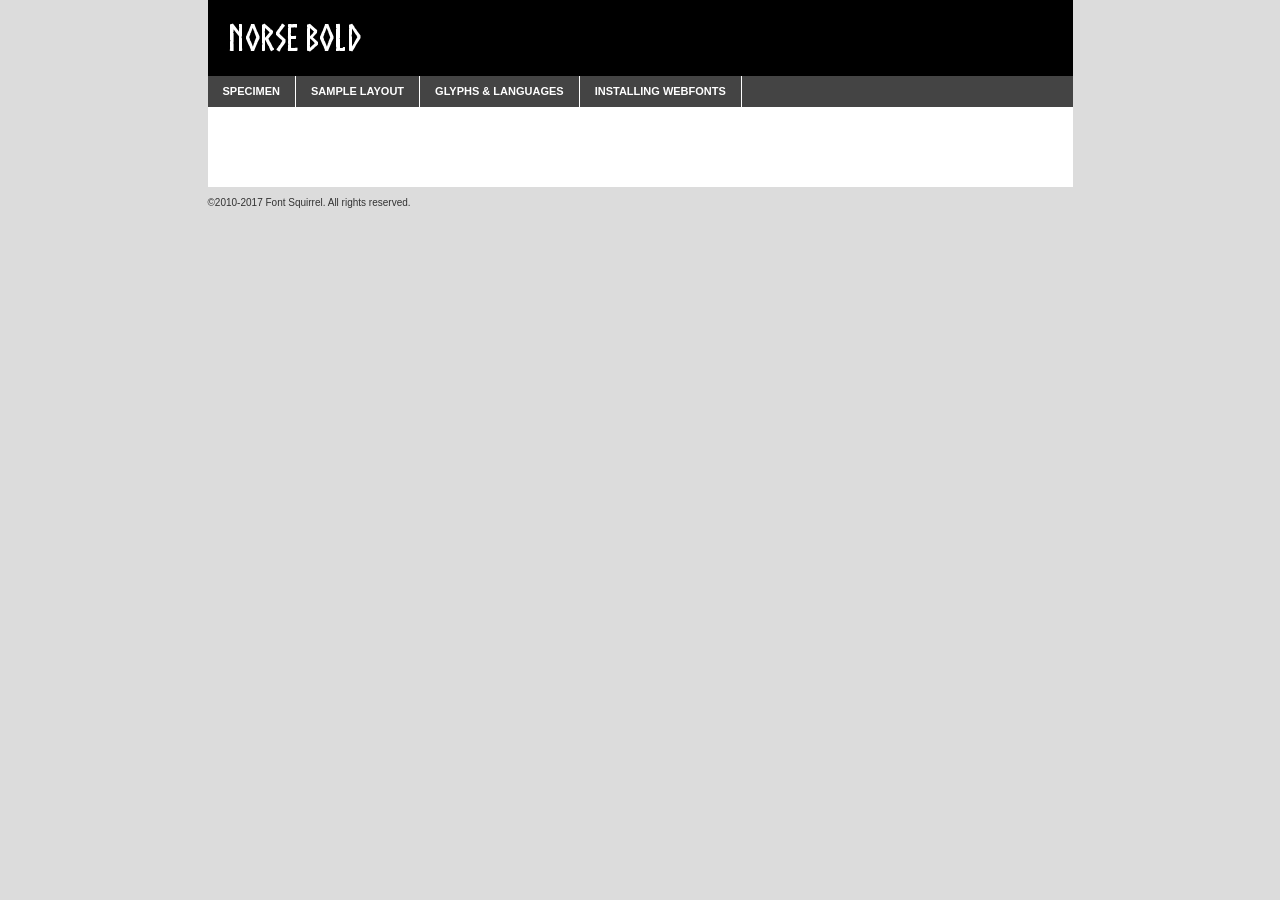
<file: fonts/norsebold-demo.html>
<!DOCTYPE html PUBLIC "-//W3C//DTD XHTML 1.0 Transitional//EN"
        "http://www.w3.org/TR/xhtml1/DTD/xhtml1-transitional.dtd">

<html xmlns="http://www.w3.org/1999/xhtml" xml:lang="en" lang="en">
<head>
    <meta http-equiv="Content-Type" content="text/html; charset=utf-8"/>
    <script src="http://ajax.googleapis.com/ajax/libs/jquery/1.7.2/jquery.min.js" type="text/javascript" charset="utf-8"></script>
    <script type="text/javascript">
		(function($) {
			$.fn.easyTabs = function(option) {
				var param = jQuery.extend({ fadeSpeed: 'fast', defaultContent: 1, activeClass: 'active' }, option);
				$(this).each(function() {
					var thisId = '#' + this.id;
					if ( param.defaultContent == '' )
					{
						param.defaultContent = 1;
					}
					if ( typeof param.defaultContent == 'number' )
					{
						var defaultTab = $(thisId + ' .tabs li:eq(' + (param.defaultContent - 1) + ') a').attr('href').substr(1);
					}
					else
					{
						var defaultTab = param.defaultContent;
					}
					$(thisId + ' .tabs li a').each(function() {
						var tabToHide = $(this).attr('href').substr(1);
						$('#' + tabToHide).addClass('easytabs-tab-content');
					});
					hideAll();
					changeContent(defaultTab);

					function hideAll() {$(thisId + ' .easytabs-tab-content').hide();}

					function changeContent(tabId)
					{
						hideAll();
						$(thisId + ' .tabs li').removeClass(param.activeClass);
						$(thisId + ' .tabs li a[href=#' + tabId + ']').closest('li').addClass(param.activeClass);
						if ( param.fadeSpeed != 'none' )
						{
							$(thisId + ' #' + tabId).fadeIn(param.fadeSpeed);
						}
						else
						{
							$(thisId + ' #' + tabId).show();
						}
					}

					$(thisId + ' .tabs li').click(function() {
						var tabId = $(this).find('a').attr('href').substr(1);
						changeContent(tabId);
						return false;
					});
				});
			}
		})(jQuery);
    </script>
    <link rel="stylesheet" href="specimen_files/specimen_stylesheet.css" type="text/css" charset="utf-8"/>
    <link rel="stylesheet" href="stylesheet.css" type="text/css" charset="utf-8"/>

    <style type="text/css">
        		body {
			font-family: 'norsebold';
        		}

            </style>

    <title>Norse Bold Specimen</title>


    <script type="text/javascript" charset="utf-8">
		$(document).ready(function() {
			$('#container').easyTabs({ defaultContent: 1 });
		});
    </script>
</head>

<body>
<div id="container">
    <div id="header">
		Norse Bold    </div>
    <ul class="tabs">
        <li><a href="#specimen">Specimen</a></li>
        <li><a href="#layout">Sample Layout</a></li>
                <li><a href="#glyphs">Glyphs &amp; Languages</a></li>
        <li><a href="#installing">Installing Webfonts</a></li>

    </ul>

    <div id="main_content">


        <div id="specimen">

            <div class="section">
                <div class="grid12 firstcol">
                    <div class="huge">AaBb</div>
                </div>
            </div>

            <div class="section">
                <div class="glyph_range">A&#x200B;B&#x200b;C&#x200b;D&#x200b;E&#x200b;F&#x200b;G&#x200b;H&#x200b;I&#x200b;J&#x200b;K&#x200b;L&#x200b;M&#x200b;N&#x200b;O&#x200b;P&#x200b;Q&#x200b;R&#x200b;S&#x200b;T&#x200b;U&#x200b;V&#x200b;W&#x200b;X&#x200b;Y&#x200b;Z&#x200b;a&#x200b;b&#x200b;c&#x200b;d&#x200b;e&#x200b;f&#x200b;g&#x200b;h&#x200b;i&#x200b;j&#x200b;k&#x200b;l&#x200b;m&#x200b;n&#x200b;o&#x200b;p&#x200b;q&#x200b;r&#x200b;s&#x200b;t&#x200b;u&#x200b;v&#x200b;w&#x200b;x&#x200b;y&#x200b;z&#x200b;1&#x200b;2&#x200b;3&#x200b;4&#x200b;5&#x200b;6&#x200b;7&#x200b;8&#x200b;9&#x200b;0&#x200b;&amp;&#x200b;.&#x200b;,&#x200b;?&#x200b;!&#x200b;&#64;&#x200b;(&#x200b;)&#x200b;#&#x200b;$&#x200b;%&#x200b;*&#x200b;+&#x200b;-&#x200b;=&#x200b;:&#x200b;;</div>
            </div>
            <div class="section">
                <div class="grid12 firstcol">
                    <table class="sample_table">
                        <tr>
                            <td>10</td>
                            <td class="size10">abcdefghijklmnopqrstuvwxyzABCDEFGHIJKLMNOPQRSTUVWXYZ0123456789abcdefghijklmnopqrstuvwxyzABCDEFGHIJKLMNOPQRSTUVWXYZ0123456789abcdefghijklmnopqrstuvwxyzABCDEFGHIJKLMNOPQRSTUVWXYZ</td>
                        </tr>
                        <tr>
                            <td>11</td>
                            <td class="size11">abcdefghijklmnopqrstuvwxyzABCDEFGHIJKLMNOPQRSTUVWXYZ0123456789abcdefghijklmnopqrstuvwxyzABCDEFGHIJKLMNOPQRSTUVWXYZ0123456789abcdefghijklmnopqrstuvwxyzABCDEFGHIJKLMNOPQRSTUVWXYZ</td>
                        </tr>
                        <tr>
                            <td>12</td>
                            <td class="size12">abcdefghijklmnopqrstuvwxyzABCDEFGHIJKLMNOPQRSTUVWXYZ0123456789abcdefghijklmnopqrstuvwxyzABCDEFGHIJKLMNOPQRSTUVWXYZ0123456789abcdefghijklmnopqrstuvwxyzABCDEFGHIJKLMNOPQRSTUVWXYZ</td>
                        </tr>
                        <tr>
                            <td>13</td>
                            <td class="size13">abcdefghijklmnopqrstuvwxyzABCDEFGHIJKLMNOPQRSTUVWXYZ0123456789abcdefghijklmnopqrstuvwxyzABCDEFGHIJKLMNOPQRSTUVWXYZ0123456789abcdefghijklmnopqrstuvwxyzABCDEFGHIJKLMNOPQRSTUVWXYZ</td>
                        </tr>
                        <tr>
                            <td>14</td>
                            <td class="size14">abcdefghijklmnopqrstuvwxyzABCDEFGHIJKLMNOPQRSTUVWXYZ0123456789abcdefghijklmnopqrstuvwxyzABCDEFGHIJKLMNOPQRSTUVWXYZ0123456789abcdefghijklmnopqrstuvwxyzABCDEFGHIJKLMNOPQRSTUVWXYZ</td>
                        </tr>
                        <tr>
                            <td>16</td>
                            <td class="size16">abcdefghijklmnopqrstuvwxyzABCDEFGHIJKLMNOPQRSTUVWXYZ0123456789abcdefghijklmnopqrstuvwxyzABCDEFGHIJKLMNOPQRSTUVWXYZ</td>
                        </tr>
                        <tr>
                            <td>18</td>
                            <td class="size18">abcdefghijklmnopqrstuvwxyzABCDEFGHIJKLMNOPQRSTUVWXYZ0123456789abcdefghijklmnopqrstuvwxyzABCDEFGHIJKLMNOPQRSTUVWXYZ</td>
                        </tr>
                        <tr>
                            <td>20</td>
                            <td class="size20">abcdefghijklmnopqrstuvwxyzABCDEFGHIJKLMNOPQRSTUVWXYZ0123456789abcdefghijklmnopqrstuvwxyzABCDEFGHIJKLMNOPQRSTUVWXYZ</td>
                        </tr>
                        <tr>
                            <td>24</td>
                            <td class="size24">abcdefghijklmnopqrstuvwxyzABCDEFGHIJKLMNOPQRSTUVWXYZ0123456789abcdefghijklmnopqrstuvwxyzABCDEFGHIJKLMNOPQRSTUVWXYZ</td>
                        </tr>
                        <tr>
                            <td>30</td>
                            <td class="size30">abcdefghijklmnopqrstuvwxyzABCDEFGHIJKLMNOPQRSTUVWXYZ0123456789abcdefghijklmnopqrstuvwxyzABCDEFGHIJKLMNOPQRSTUVWXYZ</td>
                        </tr>
                        <tr>
                            <td>36</td>
                            <td class="size36">abcdefghijklmnopqrstuvwxyzABCDEFGHIJKLMNOPQRSTUVWXYZ0123456789abcdefghijklmnopqrstuvwxyzABCDEFGHIJKLMNOPQRSTUVWXYZ</td>
                        </tr>
                        <tr>
                            <td>48</td>
                            <td class="size48">abcdefghijklmnopqrstuvwxyzABCDEFGHIJKLMNOPQRSTUVWXYZ0123456789abcdefghijklmnopqrstuvwxyzABCDEFGHIJKLMNOPQRSTUVWXYZ</td>
                        </tr>
                        <tr>
                            <td>60</td>
                            <td class="size60">abcdefghijklmnopqrstuvwxyzABCDEFGHIJKLMNOPQRSTUVWXYZ0123456789abcdefghijklmnopqrstuvwxyzABCDEFGHIJKLMNOPQRSTUVWXYZ</td>
                        </tr>
                        <tr>
                            <td>72</td>
                            <td class="size72">abcdefghijklmnopqrstuvwxyzABCDEFGHIJKLMNOPQRSTUVWXYZ0123456789abcdefghijklmnopqrstuvwxyzABCDEFGHIJKLMNOPQRSTUVWXYZ</td>
                        </tr>
                        <tr>
                            <td>90</td>
                            <td class="size90">abcdefghijklmnopqrstuvwxyzABCDEFGHIJKLMNOPQRSTUVWXYZ0123456789abcdefghijklmnopqrstuvwxyzABCDEFGHIJKLMNOPQRSTUVWXYZ</td>
                        </tr>
                    </table>

                </div>

            </div>


            <div class="section" id="bodycomparison">


                <div id="xheight">
                    <div class="fontbody">&#x25FC;&#x25FC;&#x25FC;&#x25FC;&#x25FC;&#x25FC;&#x25FC;&#x25FC;&#x25FC;&#x25FC;&#x25FC;&#x25FC;&#x25FC;&#x25FC;&#x25FC;&#x25FC;&#x25FC;&#x25FC;&#x25FC;&#x25FC;&#x25FC;&#x25FC;&#x25FC;&#x25FC;&#x25FC;&#x25FC;&#x25FC;&#x25FC;&#x25FC;&#x25FC;&#x25FC;&#x25FC;&#x25FC;&#x25FC;&#x25FC;&#x25FC;&#x25FC;&#x25FC;&#x25FC;&#x25FC;&#x25FC;&#x25FC;&#x25FC;&#x25FC;&#x25FC;&#x25FC;&#x25FC;&#x25FC;&#x25FC;&#x25FC;&#x25FC;&#x25FC;&#x25FC;&#x25FC;&#x25FC;&#x25FC;&#x25FC;&#x25FC;&#x25FC;&#x25FC;&#x25FC;&#x25FC;&#x25FC;&#x25FC;&#x25FC;&#x25FC;&#x25FC;&#x25FC;&#x25FC;&#x25FC;&#x25FC;&#x25FC;&#x25FC;&#x25FC;&#x25FC;&#x25FC;&#x25FC;&#x25FC;&#x25FC;&#x25FC;&#x25FC;&#x25FC;&#x25FC;&#x25FC;&#x25FC;&#x25FC;&#x25FC;&#x25FC;&#x25FC;&#x25FC;&#x25FC;&#x25FC;&#x25FC;&#x25FC;&#x25FC;&#x25FC;&#x25FC;&#x25FC;&#x25FC;body</div>
                    <div class="arialbody">body</div>
                    <div class="verdanabody">body</div>
                    <div class="georgiabody">body</div>
                </div>
                <div class="fontbody" style="z-index:1">
                    body<span>Norse Bold</span>
                </div>
                <div class="arialbody" style="z-index:1">
                    body<span>Arial</span>
                </div>
                <div class="verdanabody" style="z-index:1">
                    body<span>Verdana</span>
                </div>
                <div class="georgiabody" style="z-index:1">
                    body<span>Georgia</span>
                </div>


            </div>


            <div class="section psample psample_row1" id="">

                <div class="grid2 firstcol">
                    <p class="size10"><span>10.</span>Aenean lacinia bibendum nulla sed consectetur. Fusce dapibus, tellus ac cursus commodo, tortor mauris condimentum nibh, ut fermentum massa justo sit amet risus. Nullam id dolor id nibh ultricies vehicula ut id elit. Cum sociis natoque penatibus et magnis dis parturient montes, nascetur ridiculus mus. Nulla vitae elit libero, a pharetra augue.</p>

                </div>
                <div class="grid3">
                    <p class="size11"><span>11.</span>Aenean lacinia bibendum nulla sed consectetur. Fusce dapibus, tellus ac cursus commodo, tortor mauris condimentum nibh, ut fermentum massa justo sit amet risus. Nullam id dolor id nibh ultricies vehicula ut id elit. Cum sociis natoque penatibus et magnis dis parturient montes, nascetur ridiculus mus. Nulla vitae elit libero, a pharetra augue.</p>

                </div>
                <div class="grid3">
                    <p class="size12"><span>12.</span>Aenean lacinia bibendum nulla sed consectetur. Fusce dapibus, tellus ac cursus commodo, tortor mauris condimentum nibh, ut fermentum massa justo sit amet risus. Nullam id dolor id nibh ultricies vehicula ut id elit. Cum sociis natoque penatibus et magnis dis parturient montes, nascetur ridiculus mus. Nulla vitae elit libero, a pharetra augue.</p>

                </div>
                <div class="grid4">
                    <p class="size13"><span>13.</span>Aenean lacinia bibendum nulla sed consectetur. Fusce dapibus, tellus ac cursus commodo, tortor mauris condimentum nibh, ut fermentum massa justo sit amet risus. Nullam id dolor id nibh ultricies vehicula ut id elit. Cum sociis natoque penatibus et magnis dis parturient montes, nascetur ridiculus mus. Nulla vitae elit libero, a pharetra augue.</p>

                </div>
                <div class="white_blend"></div>

            </div>
            <div class="section psample psample_row2" id="">
                <div class="grid3 firstcol">
                    <p class="size14"><span>14.</span>Aenean lacinia bibendum nulla sed consectetur. Fusce dapibus, tellus ac cursus commodo, tortor mauris condimentum nibh, ut fermentum massa justo sit amet risus. Nullam id dolor id nibh ultricies vehicula ut id elit. Cum sociis natoque penatibus et magnis dis parturient montes, nascetur ridiculus mus. Nulla vitae elit libero, a pharetra augue.</p>

                </div>
                <div class="grid4">
                    <p class="size16"><span>16.</span>Aenean lacinia bibendum nulla sed consectetur. Fusce dapibus, tellus ac cursus commodo, tortor mauris condimentum nibh, ut fermentum massa justo sit amet risus. Nullam id dolor id nibh ultricies vehicula ut id elit. Cum sociis natoque penatibus et magnis dis parturient montes, nascetur ridiculus mus. Nulla vitae elit libero, a pharetra augue.</p>

                </div>
                <div class="grid5">
                    <p class="size18"><span>18.</span>Aenean lacinia bibendum nulla sed consectetur. Fusce dapibus, tellus ac cursus commodo, tortor mauris condimentum nibh, ut fermentum massa justo sit amet risus. Nullam id dolor id nibh ultricies vehicula ut id elit. Cum sociis natoque penatibus et magnis dis parturient montes, nascetur ridiculus mus. Nulla vitae elit libero, a pharetra augue.</p>

                </div>

                <div class="white_blend"></div>

            </div>

            <div class="section psample psample_row3" id="">
                <div class="grid5 firstcol">
                    <p class="size20"><span>20.</span>Aenean lacinia bibendum nulla sed consectetur. Fusce dapibus, tellus ac cursus commodo, tortor mauris condimentum nibh, ut fermentum massa justo sit amet risus. Nullam id dolor id nibh ultricies vehicula ut id elit. Cum sociis natoque penatibus et magnis dis parturient montes, nascetur ridiculus mus. Nulla vitae elit libero, a pharetra augue.</p>
                </div>
                <div class="grid7">
                    <p class="size24"><span>24.</span>Aenean lacinia bibendum nulla sed consectetur. Fusce dapibus, tellus ac cursus commodo, tortor mauris condimentum nibh, ut fermentum massa justo sit amet risus. Nullam id dolor id nibh ultricies vehicula ut id elit. Cum sociis natoque penatibus et magnis dis parturient montes, nascetur ridiculus mus. Nulla vitae elit libero, a pharetra augue.</p>
                </div>

                <div class="white_blend"></div>

            </div>

            <div class="section psample psample_row4" id="">
                <div class="grid12 firstcol">
                    <p class="size30"><span>30.</span>Aenean lacinia bibendum nulla sed consectetur. Fusce dapibus, tellus ac cursus commodo, tortor mauris condimentum nibh, ut fermentum massa justo sit amet risus. Nullam id dolor id nibh ultricies vehicula ut id elit. Cum sociis natoque penatibus et magnis dis parturient montes, nascetur ridiculus mus. Nulla vitae elit libero, a pharetra augue.</p>
                </div>
                <div class="white_blend"></div>

            </div>


            <div class="section psample psample_row1 fullreverse">
                <div class="grid2 firstcol">
                    <p class="size10"><span>10.</span>Aenean lacinia bibendum nulla sed consectetur. Fusce dapibus, tellus ac cursus commodo, tortor mauris condimentum nibh, ut fermentum massa justo sit amet risus. Nullam id dolor id nibh ultricies vehicula ut id elit. Cum sociis natoque penatibus et magnis dis parturient montes, nascetur ridiculus mus. Nulla vitae elit libero, a pharetra augue.</p>

                </div>
                <div class="grid3">
                    <p class="size11"><span>11.</span>Aenean lacinia bibendum nulla sed consectetur. Fusce dapibus, tellus ac cursus commodo, tortor mauris condimentum nibh, ut fermentum massa justo sit amet risus. Nullam id dolor id nibh ultricies vehicula ut id elit. Cum sociis natoque penatibus et magnis dis parturient montes, nascetur ridiculus mus. Nulla vitae elit libero, a pharetra augue.</p>

                </div>
                <div class="grid3">
                    <p class="size12"><span>12.</span>Aenean lacinia bibendum nulla sed consectetur. Fusce dapibus, tellus ac cursus commodo, tortor mauris condimentum nibh, ut fermentum massa justo sit amet risus. Nullam id dolor id nibh ultricies vehicula ut id elit. Cum sociis natoque penatibus et magnis dis parturient montes, nascetur ridiculus mus. Nulla vitae elit libero, a pharetra augue.</p>

                </div>
                <div class="grid4">
                    <p class="size13"><span>13.</span>Aenean lacinia bibendum nulla sed consectetur. Fusce dapibus, tellus ac cursus commodo, tortor mauris condimentum nibh, ut fermentum massa justo sit amet risus. Nullam id dolor id nibh ultricies vehicula ut id elit. Cum sociis natoque penatibus et magnis dis parturient montes, nascetur ridiculus mus. Nulla vitae elit libero, a pharetra augue.</p>

                </div>
                <div class="black_blend"></div>

            </div>

            <div class="section psample psample_row2 fullreverse">
                <div class="grid3 firstcol">
                    <p class="size14"><span>14.</span>Aenean lacinia bibendum nulla sed consectetur. Fusce dapibus, tellus ac cursus commodo, tortor mauris condimentum nibh, ut fermentum massa justo sit amet risus. Nullam id dolor id nibh ultricies vehicula ut id elit. Cum sociis natoque penatibus et magnis dis parturient montes, nascetur ridiculus mus. Nulla vitae elit libero, a pharetra augue.</p>

                </div>
                <div class="grid4">
                    <p class="size16"><span>16.</span>Aenean lacinia bibendum nulla sed consectetur. Fusce dapibus, tellus ac cursus commodo, tortor mauris condimentum nibh, ut fermentum massa justo sit amet risus. Nullam id dolor id nibh ultricies vehicula ut id elit. Cum sociis natoque penatibus et magnis dis parturient montes, nascetur ridiculus mus. Nulla vitae elit libero, a pharetra augue.</p>

                </div>
                <div class="grid5">
                    <p class="size18"><span>18.</span>Aenean lacinia bibendum nulla sed consectetur. Fusce dapibus, tellus ac cursus commodo, tortor mauris condimentum nibh, ut fermentum massa justo sit amet risus. Nullam id dolor id nibh ultricies vehicula ut id elit. Cum sociis natoque penatibus et magnis dis parturient montes, nascetur ridiculus mus. Nulla vitae elit libero, a pharetra augue.</p>

                </div>
                <div class="black_blend"></div>

            </div>

            <div class="section psample fullreverse psample_row3" id="">
                <div class="grid5 firstcol">
                    <p class="size20"><span>20.</span>Aenean lacinia bibendum nulla sed consectetur. Fusce dapibus, tellus ac cursus commodo, tortor mauris condimentum nibh, ut fermentum massa justo sit amet risus. Nullam id dolor id nibh ultricies vehicula ut id elit. Cum sociis natoque penatibus et magnis dis parturient montes, nascetur ridiculus mus. Nulla vitae elit libero, a pharetra augue.</p>
                </div>
                <div class="grid7">
                    <p class="size24"><span>24.</span>Aenean lacinia bibendum nulla sed consectetur. Fusce dapibus, tellus ac cursus commodo, tortor mauris condimentum nibh, ut fermentum massa justo sit amet risus. Nullam id dolor id nibh ultricies vehicula ut id elit. Cum sociis natoque penatibus et magnis dis parturient montes, nascetur ridiculus mus. Nulla vitae elit libero, a pharetra augue.</p>
                </div>

                <div class="black_blend"></div>

            </div>

            <div class="section psample fullreverse psample_row4" id="" style="border-bottom: 20px #000 solid;">
                <div class="grid12 firstcol">
                    <p class="size30"><span>30.</span>Aenean lacinia bibendum nulla sed consectetur. Fusce dapibus, tellus ac cursus commodo, tortor mauris condimentum nibh, ut fermentum massa justo sit amet risus. Nullam id dolor id nibh ultricies vehicula ut id elit. Cum sociis natoque penatibus et magnis dis parturient montes, nascetur ridiculus mus. Nulla vitae elit libero, a pharetra augue.</p>
                </div>
                <div class="black_blend"></div>

            </div>


        </div>

        <div id="layout">

            <div class="section">

                <div class="grid12 firstcol">
                    <h1>Lorem Ipsum Dolor</h1>
                    <h2>Etiam porta sem malesuada magna mollis euismod</h2>

                    <p class="byline">By <a href="#link">Aenean Lacinia</a></p>
                </div>
            </div>
            <div class="section">
                <div class="grid8 firstcol">
                    <p class="large">Donec sed odio dui. Morbi leo risus, porta ac consectetur ac, vestibulum at eros. Fusce dapibus, tellus ac cursus commodo, tortor mauris condimentum nibh, ut fermentum massa justo sit amet risus. </p>


                    <h3>Pellentesque ornare sem</h3>

                    <p>Maecenas sed diam eget risus varius blandit sit amet non magna. Maecenas faucibus mollis interdum. Donec ullamcorper nulla non metus auctor fringilla. Nullam id dolor id nibh ultricies vehicula ut id elit. Nullam id dolor id nibh ultricies vehicula ut id elit. </p>

                    <p>Aenean eu leo quam. Pellentesque ornare sem lacinia quam venenatis vestibulum. Lorem ipsum dolor sit amet, consectetur adipiscing elit. Cum sociis natoque penatibus et magnis dis parturient montes, nascetur ridiculus mus. </p>

                    <p>Nulla vitae elit libero, a pharetra augue. Praesent commodo cursus magna, vel scelerisque nisl consectetur et. Aenean lacinia bibendum nulla sed consectetur. </p>

                    <p>Nullam quis risus eget urna mollis ornare vel eu leo. Nullam quis risus eget urna mollis ornare vel eu leo. Maecenas sed diam eget risus varius blandit sit amet non magna. Donec ullamcorper nulla non metus auctor fringilla. </p>

                    <h3>Cras mattis consectetur</h3>

                    <p>Aenean eu leo quam. Pellentesque ornare sem lacinia quam venenatis vestibulum. Aenean lacinia bibendum nulla sed consectetur. Integer posuere erat a ante venenatis dapibus posuere velit aliquet. Cras mattis consectetur purus sit amet fermentum. </p>

                    <p>Nullam id dolor id nibh ultricies vehicula ut id elit. Nullam quis risus eget urna mollis ornare vel eu leo. Cras mattis consectetur purus sit amet fermentum.</p>
                </div>

                <div class="grid4 sidebar">

                    <div class="box reverse">
                        <p class="last">Nullam quis risus eget urna mollis ornare vel eu leo. Donec ullamcorper nulla non metus auctor fringilla. Cras mattis consectetur purus sit amet fermentum. Sed posuere consectetur est at lobortis. Lorem ipsum dolor sit amet, consectetur adipiscing elit. </p>
                    </div>

                    <p class="caption">Maecenas sed diam eget risus varius.</p>

                    <p>Vestibulum id ligula porta felis euismod semper. Integer posuere erat a ante venenatis dapibus posuere velit aliquet. Vestibulum id ligula porta felis euismod semper. Sed posuere consectetur est at lobortis. Maecenas sed diam eget risus varius blandit sit amet non magna. Fusce dapibus, tellus ac cursus commodo, tortor mauris condimentum nibh, ut fermentum massa justo sit amet risus. </p>


                    <p>Duis mollis, est non commodo luctus, nisi erat porttitor ligula, eget lacinia odio sem nec elit. Aenean lacinia bibendum nulla sed consectetur. Vivamus sagittis lacus vel augue laoreet rutrum faucibus dolor auctor. Aenean lacinia bibendum nulla sed consectetur. Nullam quis risus eget urna mollis ornare vel eu leo. </p>

                    <p>Praesent commodo cursus magna, vel scelerisque nisl consectetur et. Donec ullamcorper nulla non metus auctor fringilla. Maecenas faucibus mollis interdum. Fusce dapibus, tellus ac cursus commodo, tortor mauris condimentum nibh, ut fermentum massa justo sit amet risus. </p>

                </div>
            </div>

        </div>


		

        <div id="glyphs">
            <div class="section">
                <div class="grid12 firstcol">

                    <h1>Language Support</h1>
                    <p>The subset of Norse Bold in this kit supports the following languages:<br/>

						Afrikaans, Albanian, Basque, Belarusian_lacinka, Bosnian, Breton, Catalan, Chamorro, Chichewa_nyanja, Croatian, Czech, Danish, Dutch, English, Esperanto, Estonian, Faroese, Finnish, French, Frisian, Galician, German, Hungarian, Icelandic, Italian, Latvian, Lithuanian, Malagasy, Maltese, Norwegian, Polish, Portuguese, Serbian, Slovak, Slovenian, Spanish, Turkish, Welsh, Alsatian, Aragonese, Arapaho, Aromanian, Arrernte, Asturian, Aymara, Bislama, Cebuano, Cheyenne, Cimbrian, Corsican, Fijian, French_creole, Friulian, Genoese, Gilbertese, Greenlandic, Haitian_creole, Hawaiian, Hiligaynon, Hmong, Hopi, Ibanag, Iloko_ilokano, Indonesian, Interglossa_glosa, Interlingua, Irish_gaelic, Istro-romanian, Jerriais, Kashubian, Kurdish_kurmanji, Ladin, Lojban, Lombard, Low_saxon, Luxembourgeois, Malay_latinized, Manx, Maori, Megleno-romanian, Mohawk, Nahuatl, Norfolk_pitcairnese, Northern_sotho, Occitan, Oromo, Pangasinan, Papiamento, Piedmontese, Potawatomi, Quechua, Rhaeto-romance, Romansh, Rotokas, Sami_lule, Samoan, Sardinian, Scots_gaelic, Seychelles_creole, Shona, Sicilian, Somali, Southern_ndebele, Southern_sotho, Swahili, Swati_swazi, Tagalog_filipino_pilipino, Tahitian, Tausug, Tetum, Tok_pisin, Tongan, Tswana, Turkmen, Turkmen_latinized, Tuvaluan, Uyghur_latinized, Veps, Volapuk, Votic_latinized, Walloon, Warlpiri, Xhosa, Yapese, Zulu, Latinbasic, Ubasic, Demo                    </p>
                    <h1>Glyph Chart</h1>
                    <p>The subset of Norse Bold in this kit includes all the glyphs listed below. Unicode entities are included above each glyph to help you insert individual characters into your layout.</p>
                    <div id="glyph_chart">

						                            																				                                <div><p>&amp;#13;</p>&#13;</div>
																				                                <div><p>&amp;#32;</p>&#32;</div>
																				                                <div><p>&amp;#33;</p>&#33;</div>
																				                                <div><p>&amp;#34;</p>&#34;</div>
																				                                <div><p>&amp;#35;</p>&#35;</div>
																				                                <div><p>&amp;#36;</p>&#36;</div>
																				                                <div><p>&amp;#37;</p>&#37;</div>
																				                                <div><p>&amp;#38;</p>&#38;</div>
																				                                <div><p>&amp;#39;</p>&#39;</div>
																				                                <div><p>&amp;#40;</p>&#40;</div>
																				                                <div><p>&amp;#41;</p>&#41;</div>
																				                                <div><p>&amp;#42;</p>&#42;</div>
																				                                <div><p>&amp;#43;</p>&#43;</div>
																				                                <div><p>&amp;#44;</p>&#44;</div>
																				                                <div><p>&amp;#45;</p>&#45;</div>
																				                                <div><p>&amp;#46;</p>&#46;</div>
																				                                <div><p>&amp;#47;</p>&#47;</div>
																				                                <div><p>&amp;#48;</p>&#48;</div>
																				                                <div><p>&amp;#49;</p>&#49;</div>
																				                                <div><p>&amp;#50;</p>&#50;</div>
																				                                <div><p>&amp;#51;</p>&#51;</div>
																				                                <div><p>&amp;#52;</p>&#52;</div>
																				                                <div><p>&amp;#53;</p>&#53;</div>
																				                                <div><p>&amp;#54;</p>&#54;</div>
																				                                <div><p>&amp;#55;</p>&#55;</div>
																				                                <div><p>&amp;#56;</p>&#56;</div>
																				                                <div><p>&amp;#57;</p>&#57;</div>
																				                                <div><p>&amp;#58;</p>&#58;</div>
																				                                <div><p>&amp;#59;</p>&#59;</div>
																				                                <div><p>&amp;#60;</p>&#60;</div>
																				                                <div><p>&amp;#61;</p>&#61;</div>
																				                                <div><p>&amp;#62;</p>&#62;</div>
																				                                <div><p>&amp;#63;</p>&#63;</div>
																				                                <div><p>&amp;#64;</p>&#64;</div>
																				                                <div><p>&amp;#65;</p>&#65;</div>
																				                                <div><p>&amp;#66;</p>&#66;</div>
																				                                <div><p>&amp;#67;</p>&#67;</div>
																				                                <div><p>&amp;#68;</p>&#68;</div>
																				                                <div><p>&amp;#69;</p>&#69;</div>
																				                                <div><p>&amp;#70;</p>&#70;</div>
																				                                <div><p>&amp;#71;</p>&#71;</div>
																				                                <div><p>&amp;#72;</p>&#72;</div>
																				                                <div><p>&amp;#73;</p>&#73;</div>
																				                                <div><p>&amp;#74;</p>&#74;</div>
																				                                <div><p>&amp;#75;</p>&#75;</div>
																				                                <div><p>&amp;#76;</p>&#76;</div>
																				                                <div><p>&amp;#77;</p>&#77;</div>
																				                                <div><p>&amp;#78;</p>&#78;</div>
																				                                <div><p>&amp;#79;</p>&#79;</div>
																				                                <div><p>&amp;#80;</p>&#80;</div>
																				                                <div><p>&amp;#81;</p>&#81;</div>
																				                                <div><p>&amp;#82;</p>&#82;</div>
																				                                <div><p>&amp;#83;</p>&#83;</div>
																				                                <div><p>&amp;#84;</p>&#84;</div>
																				                                <div><p>&amp;#85;</p>&#85;</div>
																				                                <div><p>&amp;#86;</p>&#86;</div>
																				                                <div><p>&amp;#87;</p>&#87;</div>
																				                                <div><p>&amp;#88;</p>&#88;</div>
																				                                <div><p>&amp;#89;</p>&#89;</div>
																				                                <div><p>&amp;#90;</p>&#90;</div>
																				                                <div><p>&amp;#91;</p>&#91;</div>
																				                                <div><p>&amp;#92;</p>&#92;</div>
																				                                <div><p>&amp;#93;</p>&#93;</div>
																				                                <div><p>&amp;#94;</p>&#94;</div>
																				                                <div><p>&amp;#95;</p>&#95;</div>
																				                                <div><p>&amp;#96;</p>&#96;</div>
																				                                <div><p>&amp;#97;</p>&#97;</div>
																				                                <div><p>&amp;#98;</p>&#98;</div>
																				                                <div><p>&amp;#99;</p>&#99;</div>
																				                                <div><p>&amp;#100;</p>&#100;</div>
																				                                <div><p>&amp;#101;</p>&#101;</div>
																				                                <div><p>&amp;#102;</p>&#102;</div>
																				                                <div><p>&amp;#103;</p>&#103;</div>
																				                                <div><p>&amp;#104;</p>&#104;</div>
																				                                <div><p>&amp;#105;</p>&#105;</div>
																				                                <div><p>&amp;#106;</p>&#106;</div>
																				                                <div><p>&amp;#107;</p>&#107;</div>
																				                                <div><p>&amp;#108;</p>&#108;</div>
																				                                <div><p>&amp;#109;</p>&#109;</div>
																				                                <div><p>&amp;#110;</p>&#110;</div>
																				                                <div><p>&amp;#111;</p>&#111;</div>
																				                                <div><p>&amp;#112;</p>&#112;</div>
																				                                <div><p>&amp;#113;</p>&#113;</div>
																				                                <div><p>&amp;#114;</p>&#114;</div>
																				                                <div><p>&amp;#115;</p>&#115;</div>
																				                                <div><p>&amp;#116;</p>&#116;</div>
																				                                <div><p>&amp;#117;</p>&#117;</div>
																				                                <div><p>&amp;#118;</p>&#118;</div>
																				                                <div><p>&amp;#119;</p>&#119;</div>
																				                                <div><p>&amp;#120;</p>&#120;</div>
																				                                <div><p>&amp;#121;</p>&#121;</div>
																				                                <div><p>&amp;#122;</p>&#122;</div>
																				                                <div><p>&amp;#123;</p>&#123;</div>
																				                                <div><p>&amp;#124;</p>&#124;</div>
																				                                <div><p>&amp;#125;</p>&#125;</div>
																				                                <div><p>&amp;#126;</p>&#126;</div>
																				                                <div><p>&amp;#160;</p>&#160;</div>
																				                                <div><p>&amp;#161;</p>&#161;</div>
																				                                <div><p>&amp;#162;</p>&#162;</div>
																				                                <div><p>&amp;#163;</p>&#163;</div>
																				                                <div><p>&amp;#164;</p>&#164;</div>
																				                                <div><p>&amp;#165;</p>&#165;</div>
																				                                <div><p>&amp;#166;</p>&#166;</div>
																				                                <div><p>&amp;#167;</p>&#167;</div>
																				                                <div><p>&amp;#168;</p>&#168;</div>
																				                                <div><p>&amp;#169;</p>&#169;</div>
																				                                <div><p>&amp;#170;</p>&#170;</div>
																				                                <div><p>&amp;#171;</p>&#171;</div>
																				                                <div><p>&amp;#172;</p>&#172;</div>
																				                                <div><p>&amp;#173;</p>&#173;</div>
																				                                <div><p>&amp;#174;</p>&#174;</div>
																				                                <div><p>&amp;#175;</p>&#175;</div>
																				                                <div><p>&amp;#176;</p>&#176;</div>
																				                                <div><p>&amp;#177;</p>&#177;</div>
																				                                <div><p>&amp;#178;</p>&#178;</div>
																				                                <div><p>&amp;#179;</p>&#179;</div>
																				                                <div><p>&amp;#180;</p>&#180;</div>
																				                                <div><p>&amp;#181;</p>&#181;</div>
																				                                <div><p>&amp;#182;</p>&#182;</div>
																				                                <div><p>&amp;#183;</p>&#183;</div>
																				                                <div><p>&amp;#184;</p>&#184;</div>
																				                                <div><p>&amp;#185;</p>&#185;</div>
																				                                <div><p>&amp;#186;</p>&#186;</div>
																				                                <div><p>&amp;#187;</p>&#187;</div>
																				                                <div><p>&amp;#188;</p>&#188;</div>
																				                                <div><p>&amp;#189;</p>&#189;</div>
																				                                <div><p>&amp;#190;</p>&#190;</div>
																				                                <div><p>&amp;#191;</p>&#191;</div>
																				                                <div><p>&amp;#192;</p>&#192;</div>
																				                                <div><p>&amp;#193;</p>&#193;</div>
																				                                <div><p>&amp;#194;</p>&#194;</div>
																				                                <div><p>&amp;#195;</p>&#195;</div>
																				                                <div><p>&amp;#196;</p>&#196;</div>
																				                                <div><p>&amp;#197;</p>&#197;</div>
																				                                <div><p>&amp;#198;</p>&#198;</div>
																				                                <div><p>&amp;#199;</p>&#199;</div>
																				                                <div><p>&amp;#200;</p>&#200;</div>
																				                                <div><p>&amp;#201;</p>&#201;</div>
																				                                <div><p>&amp;#202;</p>&#202;</div>
																				                                <div><p>&amp;#203;</p>&#203;</div>
																				                                <div><p>&amp;#204;</p>&#204;</div>
																				                                <div><p>&amp;#205;</p>&#205;</div>
																				                                <div><p>&amp;#206;</p>&#206;</div>
																				                                <div><p>&amp;#207;</p>&#207;</div>
																				                                <div><p>&amp;#208;</p>&#208;</div>
																				                                <div><p>&amp;#209;</p>&#209;</div>
																				                                <div><p>&amp;#210;</p>&#210;</div>
																				                                <div><p>&amp;#211;</p>&#211;</div>
																				                                <div><p>&amp;#212;</p>&#212;</div>
																				                                <div><p>&amp;#213;</p>&#213;</div>
																				                                <div><p>&amp;#214;</p>&#214;</div>
																				                                <div><p>&amp;#215;</p>&#215;</div>
																				                                <div><p>&amp;#216;</p>&#216;</div>
																				                                <div><p>&amp;#217;</p>&#217;</div>
																				                                <div><p>&amp;#218;</p>&#218;</div>
																				                                <div><p>&amp;#219;</p>&#219;</div>
																				                                <div><p>&amp;#220;</p>&#220;</div>
																				                                <div><p>&amp;#221;</p>&#221;</div>
																				                                <div><p>&amp;#222;</p>&#222;</div>
																				                                <div><p>&amp;#223;</p>&#223;</div>
																				                                <div><p>&amp;#224;</p>&#224;</div>
																				                                <div><p>&amp;#225;</p>&#225;</div>
																				                                <div><p>&amp;#226;</p>&#226;</div>
																				                                <div><p>&amp;#227;</p>&#227;</div>
																				                                <div><p>&amp;#228;</p>&#228;</div>
																				                                <div><p>&amp;#229;</p>&#229;</div>
																				                                <div><p>&amp;#230;</p>&#230;</div>
																				                                <div><p>&amp;#231;</p>&#231;</div>
																				                                <div><p>&amp;#232;</p>&#232;</div>
																				                                <div><p>&amp;#233;</p>&#233;</div>
																				                                <div><p>&amp;#234;</p>&#234;</div>
																				                                <div><p>&amp;#235;</p>&#235;</div>
																				                                <div><p>&amp;#236;</p>&#236;</div>
																				                                <div><p>&amp;#237;</p>&#237;</div>
																				                                <div><p>&amp;#238;</p>&#238;</div>
																				                                <div><p>&amp;#239;</p>&#239;</div>
																				                                <div><p>&amp;#240;</p>&#240;</div>
																				                                <div><p>&amp;#241;</p>&#241;</div>
																				                                <div><p>&amp;#242;</p>&#242;</div>
																				                                <div><p>&amp;#243;</p>&#243;</div>
																				                                <div><p>&amp;#244;</p>&#244;</div>
																				                                <div><p>&amp;#245;</p>&#245;</div>
																				                                <div><p>&amp;#246;</p>&#246;</div>
																				                                <div><p>&amp;#247;</p>&#247;</div>
																				                                <div><p>&amp;#248;</p>&#248;</div>
																				                                <div><p>&amp;#249;</p>&#249;</div>
																				                                <div><p>&amp;#250;</p>&#250;</div>
																				                                <div><p>&amp;#251;</p>&#251;</div>
																				                                <div><p>&amp;#252;</p>&#252;</div>
																				                                <div><p>&amp;#253;</p>&#253;</div>
																				                                <div><p>&amp;#254;</p>&#254;</div>
																				                                <div><p>&amp;#255;</p>&#255;</div>
																				                                <div><p>&amp;#256;</p>&#256;</div>
																				                                <div><p>&amp;#257;</p>&#257;</div>
																				                                <div><p>&amp;#258;</p>&#258;</div>
																				                                <div><p>&amp;#259;</p>&#259;</div>
																				                                <div><p>&amp;#260;</p>&#260;</div>
																				                                <div><p>&amp;#261;</p>&#261;</div>
																				                                <div><p>&amp;#262;</p>&#262;</div>
																				                                <div><p>&amp;#263;</p>&#263;</div>
																				                                <div><p>&amp;#264;</p>&#264;</div>
																				                                <div><p>&amp;#265;</p>&#265;</div>
																				                                <div><p>&amp;#266;</p>&#266;</div>
																				                                <div><p>&amp;#267;</p>&#267;</div>
																				                                <div><p>&amp;#268;</p>&#268;</div>
																				                                <div><p>&amp;#269;</p>&#269;</div>
																				                                <div><p>&amp;#270;</p>&#270;</div>
																				                                <div><p>&amp;#271;</p>&#271;</div>
																				                                <div><p>&amp;#272;</p>&#272;</div>
																				                                <div><p>&amp;#273;</p>&#273;</div>
																				                                <div><p>&amp;#274;</p>&#274;</div>
																				                                <div><p>&amp;#275;</p>&#275;</div>
																				                                <div><p>&amp;#276;</p>&#276;</div>
																				                                <div><p>&amp;#277;</p>&#277;</div>
																				                                <div><p>&amp;#278;</p>&#278;</div>
																				                                <div><p>&amp;#279;</p>&#279;</div>
																				                                <div><p>&amp;#280;</p>&#280;</div>
																				                                <div><p>&amp;#281;</p>&#281;</div>
																				                                <div><p>&amp;#282;</p>&#282;</div>
																				                                <div><p>&amp;#283;</p>&#283;</div>
																				                                <div><p>&amp;#284;</p>&#284;</div>
																				                                <div><p>&amp;#285;</p>&#285;</div>
																				                                <div><p>&amp;#286;</p>&#286;</div>
																				                                <div><p>&amp;#287;</p>&#287;</div>
																				                                <div><p>&amp;#288;</p>&#288;</div>
																				                                <div><p>&amp;#289;</p>&#289;</div>
																				                                <div><p>&amp;#290;</p>&#290;</div>
																				                                <div><p>&amp;#291;</p>&#291;</div>
																				                                <div><p>&amp;#292;</p>&#292;</div>
																				                                <div><p>&amp;#293;</p>&#293;</div>
																				                                <div><p>&amp;#294;</p>&#294;</div>
																				                                <div><p>&amp;#295;</p>&#295;</div>
																				                                <div><p>&amp;#296;</p>&#296;</div>
																				                                <div><p>&amp;#297;</p>&#297;</div>
																				                                <div><p>&amp;#298;</p>&#298;</div>
																				                                <div><p>&amp;#299;</p>&#299;</div>
																				                                <div><p>&amp;#300;</p>&#300;</div>
																				                                <div><p>&amp;#301;</p>&#301;</div>
																				                                <div><p>&amp;#302;</p>&#302;</div>
																				                                <div><p>&amp;#303;</p>&#303;</div>
																				                                <div><p>&amp;#304;</p>&#304;</div>
																				                                <div><p>&amp;#305;</p>&#305;</div>
																				                                <div><p>&amp;#306;</p>&#306;</div>
																				                                <div><p>&amp;#307;</p>&#307;</div>
																				                                <div><p>&amp;#308;</p>&#308;</div>
																				                                <div><p>&amp;#309;</p>&#309;</div>
																				                                <div><p>&amp;#310;</p>&#310;</div>
																				                                <div><p>&amp;#311;</p>&#311;</div>
																				                                <div><p>&amp;#313;</p>&#313;</div>
																				                                <div><p>&amp;#314;</p>&#314;</div>
																				                                <div><p>&amp;#315;</p>&#315;</div>
																				                                <div><p>&amp;#316;</p>&#316;</div>
																				                                <div><p>&amp;#317;</p>&#317;</div>
																				                                <div><p>&amp;#318;</p>&#318;</div>
																				                                <div><p>&amp;#319;</p>&#319;</div>
																				                                <div><p>&amp;#320;</p>&#320;</div>
																				                                <div><p>&amp;#321;</p>&#321;</div>
																				                                <div><p>&amp;#322;</p>&#322;</div>
																				                                <div><p>&amp;#323;</p>&#323;</div>
																				                                <div><p>&amp;#324;</p>&#324;</div>
																				                                <div><p>&amp;#325;</p>&#325;</div>
																				                                <div><p>&amp;#326;</p>&#326;</div>
																				                                <div><p>&amp;#327;</p>&#327;</div>
																				                                <div><p>&amp;#328;</p>&#328;</div>
																				                                <div><p>&amp;#329;</p>&#329;</div>
																				                                <div><p>&amp;#332;</p>&#332;</div>
																				                                <div><p>&amp;#333;</p>&#333;</div>
																				                                <div><p>&amp;#334;</p>&#334;</div>
																				                                <div><p>&amp;#335;</p>&#335;</div>
																				                                <div><p>&amp;#336;</p>&#336;</div>
																				                                <div><p>&amp;#337;</p>&#337;</div>
																				                                <div><p>&amp;#338;</p>&#338;</div>
																				                                <div><p>&amp;#339;</p>&#339;</div>
																				                                <div><p>&amp;#340;</p>&#340;</div>
																				                                <div><p>&amp;#341;</p>&#341;</div>
																				                                <div><p>&amp;#342;</p>&#342;</div>
																				                                <div><p>&amp;#343;</p>&#343;</div>
																				                                <div><p>&amp;#344;</p>&#344;</div>
																				                                <div><p>&amp;#345;</p>&#345;</div>
																				                                <div><p>&amp;#346;</p>&#346;</div>
																				                                <div><p>&amp;#347;</p>&#347;</div>
																				                                <div><p>&amp;#348;</p>&#348;</div>
																				                                <div><p>&amp;#349;</p>&#349;</div>
																				                                <div><p>&amp;#350;</p>&#350;</div>
																				                                <div><p>&amp;#351;</p>&#351;</div>
																				                                <div><p>&amp;#352;</p>&#352;</div>
																				                                <div><p>&amp;#353;</p>&#353;</div>
																				                                <div><p>&amp;#354;</p>&#354;</div>
																				                                <div><p>&amp;#355;</p>&#355;</div>
																				                                <div><p>&amp;#356;</p>&#356;</div>
																				                                <div><p>&amp;#357;</p>&#357;</div>
																				                                <div><p>&amp;#358;</p>&#358;</div>
																				                                <div><p>&amp;#359;</p>&#359;</div>
																				                                <div><p>&amp;#360;</p>&#360;</div>
																				                                <div><p>&amp;#361;</p>&#361;</div>
																				                                <div><p>&amp;#362;</p>&#362;</div>
																				                                <div><p>&amp;#363;</p>&#363;</div>
																				                                <div><p>&amp;#364;</p>&#364;</div>
																				                                <div><p>&amp;#365;</p>&#365;</div>
																				                                <div><p>&amp;#366;</p>&#366;</div>
																				                                <div><p>&amp;#367;</p>&#367;</div>
																				                                <div><p>&amp;#368;</p>&#368;</div>
																				                                <div><p>&amp;#369;</p>&#369;</div>
																				                                <div><p>&amp;#370;</p>&#370;</div>
																				                                <div><p>&amp;#371;</p>&#371;</div>
																				                                <div><p>&amp;#372;</p>&#372;</div>
																				                                <div><p>&amp;#373;</p>&#373;</div>
																				                                <div><p>&amp;#374;</p>&#374;</div>
																				                                <div><p>&amp;#375;</p>&#375;</div>
																				                                <div><p>&amp;#376;</p>&#376;</div>
																				                                <div><p>&amp;#377;</p>&#377;</div>
																				                                <div><p>&amp;#378;</p>&#378;</div>
																				                                <div><p>&amp;#379;</p>&#379;</div>
																				                                <div><p>&amp;#380;</p>&#380;</div>
																				                                <div><p>&amp;#381;</p>&#381;</div>
																				                                <div><p>&amp;#382;</p>&#382;</div>
																				                                <div><p>&amp;#402;</p>&#402;</div>
																				                                <div><p>&amp;#508;</p>&#508;</div>
																				                                <div><p>&amp;#509;</p>&#509;</div>
																				                                <div><p>&amp;#510;</p>&#510;</div>
																				                                <div><p>&amp;#511;</p>&#511;</div>
																				                                <div><p>&amp;#536;</p>&#536;</div>
																				                                <div><p>&amp;#537;</p>&#537;</div>
																				                                <div><p>&amp;#710;</p>&#710;</div>
																				                                <div><p>&amp;#711;</p>&#711;</div>
																				                                <div><p>&amp;#728;</p>&#728;</div>
																				                                <div><p>&amp;#729;</p>&#729;</div>
																				                                <div><p>&amp;#730;</p>&#730;</div>
																				                                <div><p>&amp;#731;</p>&#731;</div>
																				                                <div><p>&amp;#732;</p>&#732;</div>
																				                                <div><p>&amp;#733;</p>&#733;</div>
																				                                <div><p>&amp;#5792;</p>&#5792;</div>
																				                                <div><p>&amp;#5793;</p>&#5793;</div>
																				                                <div><p>&amp;#5794;</p>&#5794;</div>
																				                                <div><p>&amp;#5795;</p>&#5795;</div>
																				                                <div><p>&amp;#5796;</p>&#5796;</div>
																				                                <div><p>&amp;#5797;</p>&#5797;</div>
																				                                <div><p>&amp;#5798;</p>&#5798;</div>
																				                                <div><p>&amp;#5799;</p>&#5799;</div>
																				                                <div><p>&amp;#5800;</p>&#5800;</div>
																				                                <div><p>&amp;#5801;</p>&#5801;</div>
																				                                <div><p>&amp;#5802;</p>&#5802;</div>
																				                                <div><p>&amp;#5803;</p>&#5803;</div>
																				                                <div><p>&amp;#5804;</p>&#5804;</div>
																				                                <div><p>&amp;#5805;</p>&#5805;</div>
																				                                <div><p>&amp;#5806;</p>&#5806;</div>
																				                                <div><p>&amp;#5807;</p>&#5807;</div>
																				                                <div><p>&amp;#5808;</p>&#5808;</div>
																				                                <div><p>&amp;#5809;</p>&#5809;</div>
																				                                <div><p>&amp;#5810;</p>&#5810;</div>
																				                                <div><p>&amp;#5811;</p>&#5811;</div>
																				                                <div><p>&amp;#5812;</p>&#5812;</div>
																				                                <div><p>&amp;#5813;</p>&#5813;</div>
																				                                <div><p>&amp;#5814;</p>&#5814;</div>
																				                                <div><p>&amp;#5815;</p>&#5815;</div>
																				                                <div><p>&amp;#5816;</p>&#5816;</div>
																				                                <div><p>&amp;#5817;</p>&#5817;</div>
																				                                <div><p>&amp;#5818;</p>&#5818;</div>
																				                                <div><p>&amp;#5819;</p>&#5819;</div>
																				                                <div><p>&amp;#5820;</p>&#5820;</div>
																				                                <div><p>&amp;#5821;</p>&#5821;</div>
																				                                <div><p>&amp;#5822;</p>&#5822;</div>
																				                                <div><p>&amp;#5823;</p>&#5823;</div>
																				                                <div><p>&amp;#5824;</p>&#5824;</div>
																				                                <div><p>&amp;#5825;</p>&#5825;</div>
																				                                <div><p>&amp;#5826;</p>&#5826;</div>
																				                                <div><p>&amp;#5827;</p>&#5827;</div>
																				                                <div><p>&amp;#5828;</p>&#5828;</div>
																				                                <div><p>&amp;#5829;</p>&#5829;</div>
																				                                <div><p>&amp;#5830;</p>&#5830;</div>
																				                                <div><p>&amp;#5831;</p>&#5831;</div>
																				                                <div><p>&amp;#5832;</p>&#5832;</div>
																				                                <div><p>&amp;#5833;</p>&#5833;</div>
																				                                <div><p>&amp;#5834;</p>&#5834;</div>
																				                                <div><p>&amp;#5835;</p>&#5835;</div>
																				                                <div><p>&amp;#5836;</p>&#5836;</div>
																				                                <div><p>&amp;#5837;</p>&#5837;</div>
																				                                <div><p>&amp;#5838;</p>&#5838;</div>
																				                                <div><p>&amp;#5839;</p>&#5839;</div>
																				                                <div><p>&amp;#5840;</p>&#5840;</div>
																				                                <div><p>&amp;#5841;</p>&#5841;</div>
																				                                <div><p>&amp;#5842;</p>&#5842;</div>
																				                                <div><p>&amp;#5843;</p>&#5843;</div>
																				                                <div><p>&amp;#5844;</p>&#5844;</div>
																				                                <div><p>&amp;#5845;</p>&#5845;</div>
																				                                <div><p>&amp;#5846;</p>&#5846;</div>
																				                                <div><p>&amp;#5847;</p>&#5847;</div>
																				                                <div><p>&amp;#5848;</p>&#5848;</div>
																				                                <div><p>&amp;#5849;</p>&#5849;</div>
																				                                <div><p>&amp;#5850;</p>&#5850;</div>
																				                                <div><p>&amp;#5851;</p>&#5851;</div>
																				                                <div><p>&amp;#5852;</p>&#5852;</div>
																				                                <div><p>&amp;#5853;</p>&#5853;</div>
																				                                <div><p>&amp;#5854;</p>&#5854;</div>
																				                                <div><p>&amp;#5855;</p>&#5855;</div>
																				                                <div><p>&amp;#5856;</p>&#5856;</div>
																				                                <div><p>&amp;#5857;</p>&#5857;</div>
																				                                <div><p>&amp;#5858;</p>&#5858;</div>
																				                                <div><p>&amp;#5859;</p>&#5859;</div>
																				                                <div><p>&amp;#5860;</p>&#5860;</div>
																				                                <div><p>&amp;#5861;</p>&#5861;</div>
																				                                <div><p>&amp;#5862;</p>&#5862;</div>
																				                                <div><p>&amp;#5863;</p>&#5863;</div>
																				                                <div><p>&amp;#5864;</p>&#5864;</div>
																				                                <div><p>&amp;#5865;</p>&#5865;</div>
																				                                <div><p>&amp;#5866;</p>&#5866;</div>
																				                                <div><p>&amp;#5867;</p>&#5867;</div>
																				                                <div><p>&amp;#5868;</p>&#5868;</div>
																				                                <div><p>&amp;#5869;</p>&#5869;</div>
																				                                <div><p>&amp;#5870;</p>&#5870;</div>
																				                                <div><p>&amp;#5871;</p>&#5871;</div>
																				                                <div><p>&amp;#5872;</p>&#5872;</div>
																				                                <div><p>&amp;#7808;</p>&#7808;</div>
																				                                <div><p>&amp;#7809;</p>&#7809;</div>
																				                                <div><p>&amp;#7810;</p>&#7810;</div>
																				                                <div><p>&amp;#7811;</p>&#7811;</div>
																				                                <div><p>&amp;#7812;</p>&#7812;</div>
																				                                <div><p>&amp;#7813;</p>&#7813;</div>
																				                                <div><p>&amp;#7922;</p>&#7922;</div>
																				                                <div><p>&amp;#7923;</p>&#7923;</div>
																				                                <div><p>&amp;#8211;</p>&#8211;</div>
																				                                <div><p>&amp;#8212;</p>&#8212;</div>
																				                                <div><p>&amp;#8216;</p>&#8216;</div>
																				                                <div><p>&amp;#8217;</p>&#8217;</div>
																				                                <div><p>&amp;#8218;</p>&#8218;</div>
																				                                <div><p>&amp;#8220;</p>&#8220;</div>
																				                                <div><p>&amp;#8221;</p>&#8221;</div>
																				                                <div><p>&amp;#8222;</p>&#8222;</div>
																				                                <div><p>&amp;#8224;</p>&#8224;</div>
																				                                <div><p>&amp;#8225;</p>&#8225;</div>
																				                                <div><p>&amp;#8226;</p>&#8226;</div>
																				                                <div><p>&amp;#8230;</p>&#8230;</div>
																				                                <div><p>&amp;#8240;</p>&#8240;</div>
																				                                <div><p>&amp;#8249;</p>&#8249;</div>
																				                                <div><p>&amp;#8250;</p>&#8250;</div>
																				                                <div><p>&amp;#8260;</p>&#8260;</div>
																				                                <div><p>&amp;#8364;</p>&#8364;</div>
																				                                <div><p>&amp;#8482;</p>&#8482;</div>
																				                                <div><p>&amp;#8722;</p>&#8722;</div>
																				                                <div><p>&amp;#9724;</p>&#9724;</div>
																				                                <div><p>&amp;#63171;</p>&#63171;</div>
																				                                <div><p>&amp;#64257;</p>&#64257;</div>
																				                                <div><p>&amp;#64258;</p>&#64258;</div>
																																																										                    </div>
                </div>


            </div>
        </div>


        <div id="specs">

        </div>

        <div id="installing">
            <div class="section">
                <div class="grid7 firstcol">
                    <h1>Installing Webfonts</h1>

                    <p>Webfonts are supported by all major browser platforms but not all in the same way. There are currently four different font formats that must be included in order to target all browsers. This includes TTF, WOFF, EOT and SVG.</p>

                    <h2>1. Upload your webfonts</h2>
                    <p>You must upload your webfont kit to your website. They should be in or near the same directory as your CSS files.</p>

                    <h2>2. Include the webfont stylesheet</h2>
                    <p>A special CSS @font-face declaration helps the various browsers select the appropriate font it needs without causing you a bunch of headaches. Learn more about this syntax by reading the <a href="https://www.fontspring.com/blog/further-hardening-of-the-bulletproof-syntax">Fontspring blog post</a> about it. The code for it is as follows:</p>


                    <code>
                        @font-face{
                        font-family: 'MyWebFont';
                        src: url('WebFont.eot');
                        src: url('WebFont.eot?#iefix') format('embedded-opentype'),
                        url('WebFont.woff') format('woff'),
                        url('WebFont.ttf') format('truetype'),
                        url('WebFont.svg#webfont') format('svg');
                        }
                    </code>

                    <p>We've already gone ahead and generated the code for you. All you have to do is link to the stylesheet in your HTML, like this:</p>
                    <code>&lt;link rel=&quot;stylesheet&quot; href=&quot;stylesheet.css&quot; type=&quot;text/css&quot; charset=&quot;utf-8&quot; /&gt;</code>

                    <h2>3. Modify your own stylesheet</h2>
                    <p>To take advantage of your new fonts, you must tell your stylesheet to use them. Look at the original @font-face declaration above and find the property called "font-family." The name linked there will be what you use to reference the font. Prepend that webfont name to the font stack in the "font-family" property, inside the selector you want to change. For example:</p>
                    <code>p { font-family: 'WebFont', Arial, sans-serif; }</code>

                    <h2>4. Test</h2>
                    <p>Getting webfonts to work cross-browser <em>can</em> be tricky. Use the information in the sidebar to help you if you find that fonts aren't loading in a particular browser.</p>
                </div>

                <div class="grid5 sidebar">
                    <div class="box">
                        <h2>Troubleshooting<br/>Font-Face Problems</h2>
                        <p>Having trouble getting your webfonts to load in your new website? Here are some tips to sort out what might be the problem.</p>

                        <h3>Fonts not showing in any browser</h3>

                        <p>This sounds like you need to work on the plumbing. You either did not upload the fonts to the correct directory, or you did not link the fonts properly in the CSS. If you've confirmed that all this is correct and you still have a problem, take a look at your .htaccess file and see if requests are getting intercepted.</p>

                        <h3>Fonts not loading in iPhone or iPad</h3>

                        <p>The most common problem here is that you are serving the fonts from an IIS server. IIS refuses to serve files that have unknown MIME types. If that is the case, you must set the MIME type for SVG to "image/svg+xml" in the server settings. Follow these instructions from Microsoft if you need help.</p>

                        <h3>Fonts not loading in Firefox</h3>

                        <p>The primary reason for this failure? You are still using a version Firefox older than 3.5. So upgrade already! If that isn't it, then you are very likely serving fonts from a different domain. Firefox requires that all font assets be served from the same domain. Lastly it is possible that you need to add WOFF to your list of MIME types (if you are serving via IIS.)</p>

                        <h3>Fonts not loading in IE</h3>

                        <p>Are you looking at Internet Explorer on an actual Windows machine or are you cheating by using a service like Adobe BrowserLab? Many of these screenshot services do not render @font-face for IE. Best to test it on a real machine.</p>

                        <h3>Fonts not loading in IE9</h3>

                        <p>IE9, like Firefox, requires that fonts be served from the same domain as the website. Make sure that is the case.</p>
                    </div>
                </div>
            </div>

        </div>

    </div>
    <div id="footer">
        <p>&copy;2010-2017 Font Squirrel. All rights reserved.</p>
    </div>
</div>
</body>
</html>
</file>
<file: style.css>
@font-face {
  font-family: "Norse";
  src:
    url("fonts/norsebold.woff2") format("woff2"),
    url("fonts/norsebold.woff") format("woff");
  font-weight: normal;
  font-style: normal;
  font-display: swap;
}

* {
  margin: 0;
  padding: 0;
  box-sizing: border-box;
}

main {
  display: flex;
  min-height: 100vh;
}

aside {
  flex: 1;
  display: flex;
  flex-direction: column;
  background-image: url(halie-west-25xggax4bSA-unsplash.jpg);
  background-size: cover;
  background-position: center;
  color: white;
}

section {
  flex: 2;
  display: flex;
  flex-direction: column;
  background-color: #f9fafb;
}

.logo {
  margin-top: 150px;
  display: flex;
  align-items: center;
  justify-content: center;
  align-items: center;
  gap: 10px;
  height: 120px;
  width: 100%;
  background: rgba(0, 0, 0, 0.45);
}

.logo img {
  height: 90px;
}

.logo-text {
  color: white;
  font-size: 4rem;
  font-family: Norse, sans-serif;
}

.credit {
  margin-top: auto;
  text-align: center;
  margin-bottom: 30px;
  font-size: 0.9rem;
}

.intro {
  flex: 1;

  display: flex;
  flex-direction: column;
  justify-content: flex-end;

  padding: 0 50px 50px;
}

.intro p {
  font-size: 1.4rem;
  font-weight: 600;
  line-height: 1.3;
}

.intro p:first-child {
  margin-bottom: 30px;
}

.form-container {
  background-color: white;

  padding: 40px 60px;

  box-shadow: 0 4px 8px rgba(0, 0, 0, 0.1);
}

h2 {
  font-size: 1.4rem;
  margin-bottom: 25px;
}

.footer {
  flex: 1;

  padding: 35px 50px;
}

.form-row {
  display: flex;
  gap: 80px;

  margin-top: 20px;
  margin-bottom: 20px;
}

.form-group {
  display: flex;
  flex-direction: column;
}

input {
  width: 250px;
  height: 35px;

  border: 1px solid #e5e7eb;
  border-radius: 4px;

  font-size: 1rem;

  padding: 8px 10px;
}

input:focus {
  outline: none;

  border: 1px solid blue;

  box-shadow: 0 0 5px rgba(0, 0, 255, 0.3);
}

input:user-invalid {
  border: 1px solid red;
}

label {
  font-size: 0.75rem;
  font-weight: bold;
  letter-spacing: 2px;

  /* margin-bottom: 5px; */
}

button {
  width: 220px;
  height: 50px;

  border: none;
  border-radius: 8px;

  box-shadow: 0 3px 8px rgba(0, 0, 0, 0.2);

  background-color: #596d48;
  color: white;

  font-size: 1rem;
  font-weight: 600;

  cursor: pointer;
}

.footer button {
  margin-bottom: 30px;
}

.footer p {
  font-size: 1rem;
}

.footer a {
  color: #596d48;
  text-decoration: none;
  font-weight: bold;
}
</file>
<file: fonts/specimen_files/specimen_stylesheet.css>
@import url('grid_12-825-55-15.css');

/*  
	CSS Reset by Eric Meyer - Released under Public Domain
    http://meyerweb.com/eric/tools/css/reset/
*/
html, body, div, span, applet, object, iframe,
h1, h2, h3, h4, h5, h6, p, blockquote, pre,
a, abbr, acronym, address, big, cite, code,
del, dfn, em, font, img, ins, kbd, q, s, samp,
small, strike, strong, sub, sup, tt, var,
b, u, i, center, dl, dt, dd, ol, ul, li,
fieldset, form, label, legend, table,
caption, tbody, tfoot, thead, tr, th, td {
	margin:         0;
	padding:        0;
	border:         0;
	outline:        0;
	font-size:      100%;
	vertical-align: baseline;
	background:     transparent;
}

body {
	line-height: 1;
}

ol, ul {
	list-style: none;
}

blockquote, q {
	quotes: none;
}

blockquote:before, blockquote:after,
q:before, q:after {
	content: '';
	content: none;
}

:focus {
	outline: 0;
}

ins {
	text-decoration: none;
}

del {
	text-decoration: line-through;
}

table {
	border-collapse: collapse;
	border-spacing:  0;
}


body {
	color:            #000;
	background-color: #dcdcdc;
}

a {
	text-decoration: none;
	color:           #1883ba;
}

h1 {
	font-size:     32px;
	font-weight:   normal;
	font-style:    normal;
	margin-bottom: 18px;
}

h2 {
	font-size: 18px;
}

#container {
	width:  865px;
	margin: 0px auto;
}


#header {
	padding:          20px;
	font-size:        36px;
	background-color: #000;
	color:            #fff;
}

#header span {
	color: #666;
}

#main_content {
	background-color: #fff;
	padding:          60px 20px 20px;
}


#footer p {
	margin:         0;
	padding-top:    10px;
	padding-bottom: 50px;
	color:          #333;
	font:           10px Arial, sans-serif;
}

.tabs {
	width:            100%;
	height:           31px;
	background-color: #444;
}

.tabs li {
	float:            left;
	margin:           0;
	overflow:         hidden;
	background-color: #444;
}

.tabs li a {
	display:         block;
	color:           #fff;
	text-decoration: none;
	font:            bold 11px/11px 'Arial';
	text-transform:  uppercase;
	padding:         10px 15px;
	border-right:    1px solid #fff;
}

.tabs li a:hover {
	background-color: #00b3ff;

}

.tabs li.active a {
	color:            #000;
	background-color: #fff;
}


div.huge {

	font-size:      300px;
	line-height:    1em;
	padding:        0;
	letter-spacing: -.02em;
	overflow:       hidden;
}

div.glyph_range {
	font-size:   72px;
	line-height: 1.1em;
}

.size10 {
	font-size: 10px;
}

.size11 {
	font-size: 11px;
}

.size12 {
	font-size: 12px;
}

.size13 {
	font-size: 13px;
}

.size14 {
	font-size: 14px;
}

.size16 {
	font-size: 16px;
}

.size18 {
	font-size: 18px;
}

.size20 {
	font-size: 20px;
}

.size24 {
	font-size: 24px;
}

.size30 {
	font-size: 30px;
}

.size36 {
	font-size: 36px;
}

.size48 {
	font-size: 48px;
}

.size60 {
	font-size: 60px;
}

.size72 {
	font-size: 72px;
}

.size90 {
	font-size: 90px;
}


.psample_row1 {
	height: 120px;
}

.psample_row1 {
	height: 120px;
}

.psample_row2 {
	height: 160px;
}

.psample_row3 {
	height: 160px;
}

.psample_row4 {
	height: 160px;
}

.psample {
	overflow: hidden;
	position: relative;
}

.psample p {
	line-height: 1.3em;
	display:     block;
	overflow:    hidden;
	margin:      0;
}

.psample span {
	margin-right: .5em;
}

.white_blend {
	width:            100%;
	height:           61px;
	background-image: url([data-uri]);
	position:         absolute;
	bottom:           0;
}

.black_blend {
	width:            100%;
	height:           61px;
	background-image: url([data-uri]);
	position:         absolute;
	bottom:           0;
}

.fullreverse {
	background:    #000 !important;
	color:         #fff !important;
	margin-left:   -20px;
	padding-left:  20px;
	margin-right:  -20px;
	padding-right: 20px;
	padding:       20px;
	margin-bottom: 0;
}


.sample_table td {
	padding-top:    3px;
	padding-bottom: 5px;
	padding-left:   5px;
	vertical-align: middle;
	line-height:    1.2em;
}

.sample_table td:first-child {
	background-color: #eee;
	text-align:       right;
	padding-right:    5px;
	padding-left:     0;
	padding:          5px;
	font:             11px/12px 'Courier New', Courier, mono;
}

code {
	white-space:      pre;
	background-color: #eee;
	display:          block;
	padding:          10px;
	margin-bottom:    18px;
	overflow:         auto;
}


.bottom, .last {
	margin-bottom:  0 !important;
	padding-bottom: 0 !important;
}

.box {
	padding:       18px;
	margin-bottom: 18px;
	background:    #eee;
}

.reverse, .reversed {
	background: #000 !important;
	color:      #fff !important;
	border:     none !important;
}

#bodycomparison {
	position:    relative;
	overflow:    hidden;
	font-size:   72px;
	height:      90px;
	white-space: nowrap;
}

#bodycomparison div {
	font-size:   72px;
	line-height: 90px;
	display:     inline;
	margin:      0 15px 0 0;
	padding:     0;
}

#bodycomparison div span {
	font:     10px Arial;
	position: absolute;
	left:     0;
}

#xheight {
	float:       none;
	position:    absolute;
	color:       #d9f3ff;
	font-size:   72px;
	line-height: 90px;
}

.fontbody {
	position: relative;
}

.arialbody {
	font-family: Arial;
	position:    relative;
}

.verdanabody {
	font-family: Verdana;
	position:    relative;
}

.georgiabody {
	font-family: Georgia;
	position:    relative;
}

/* @group Layout page
 */

#layout h1 {
	font-size:   36px;
	line-height: 42px;
	font-weight: normal;
	font-style:  normal;
}

#layout h2 {
	font-size:   24px;
	line-height: 23px;
	font-weight: normal;
	font-style:  normal;
}

#layout h3 {
	font-size:   22px;
	line-height: 1.4em;
	margin-top:  1em;
	font-weight: normal;
	font-style:  normal;
}


#layout p.byline {
	font-size:     12px;
	margin-top:    18px;
	line-height:   12px;
	margin-bottom: 0;
}

#layout p {
	font-size:     14px;
	line-height:   21px;
	margin-bottom: .5em;
}

#layout p.large {
	font-size:   18px;
	line-height: 26px;
}

#layout .sidebar p {
	font-size:   12px;
	line-height: 1.4em;
}

#layout p.caption {
	font-size:     10px;
	margin-top:    -16px;
	margin-bottom: 18px;
}

/* @end */

/* @group Glyphs */

#glyph_chart div {
	background-color: #d9f3ff;
	color:            black;
	float:            left;
	font-size:        36px;
	height:           1.2em;
	line-height:      1.2em;
	margin-bottom:    1px;
	margin-right:     1px;
	text-align:       center;
	width:            1.2em;
	position:         relative;
	padding:          .6em .2em .2em;
}

#glyph_chart div p {
	position:         absolute;
	left:             0;
	top:              0;
	display:          block;
	text-align:       center;
	font:             bold 9px Arial, sans-serif;
	background-color: #3a768f;
	width:            100%;
	color:            #fff;
	padding:          2px 0;
}


#glyphs h1 {
	font-family: Arial, sans-serif;
}

/* @end */

/* @group Installing */

#installing {
	font: 13px Arial, sans-serif;
}

#installing p,
#glyphs p {
	line-height:   1.2em;
	margin-bottom: 18px;
	font:          13px Arial, sans-serif;
}


#installing h3 {
	font-size:  15px;
	margin-top: 18px;
}

/* @end */

#rendering h1 {
	font-family: Arial, sans-serif;
}

.render_table td {
	font:           11px 'Courier New', Courier, mono;
	vertical-align: middle;
}
</file>
<file: fonts/stylesheet.css>
/*! Generated by Font Squirrel (https://www.fontsquirrel.com) on July 1, 2026 */



@font-face {
    font-family: 'norsebold';
    src: url('norsebold.woff2') format('woff2'),
         url('norsebold.woff') format('woff');
    font-weight: normal;
    font-style: normal;

}




@font-face {
    font-family: 'norseregular';
    src: url('norse.woff2') format('woff2'),
         url('norse.woff') format('woff');
    font-weight: normal;
    font-style: normal;

}
</file>
